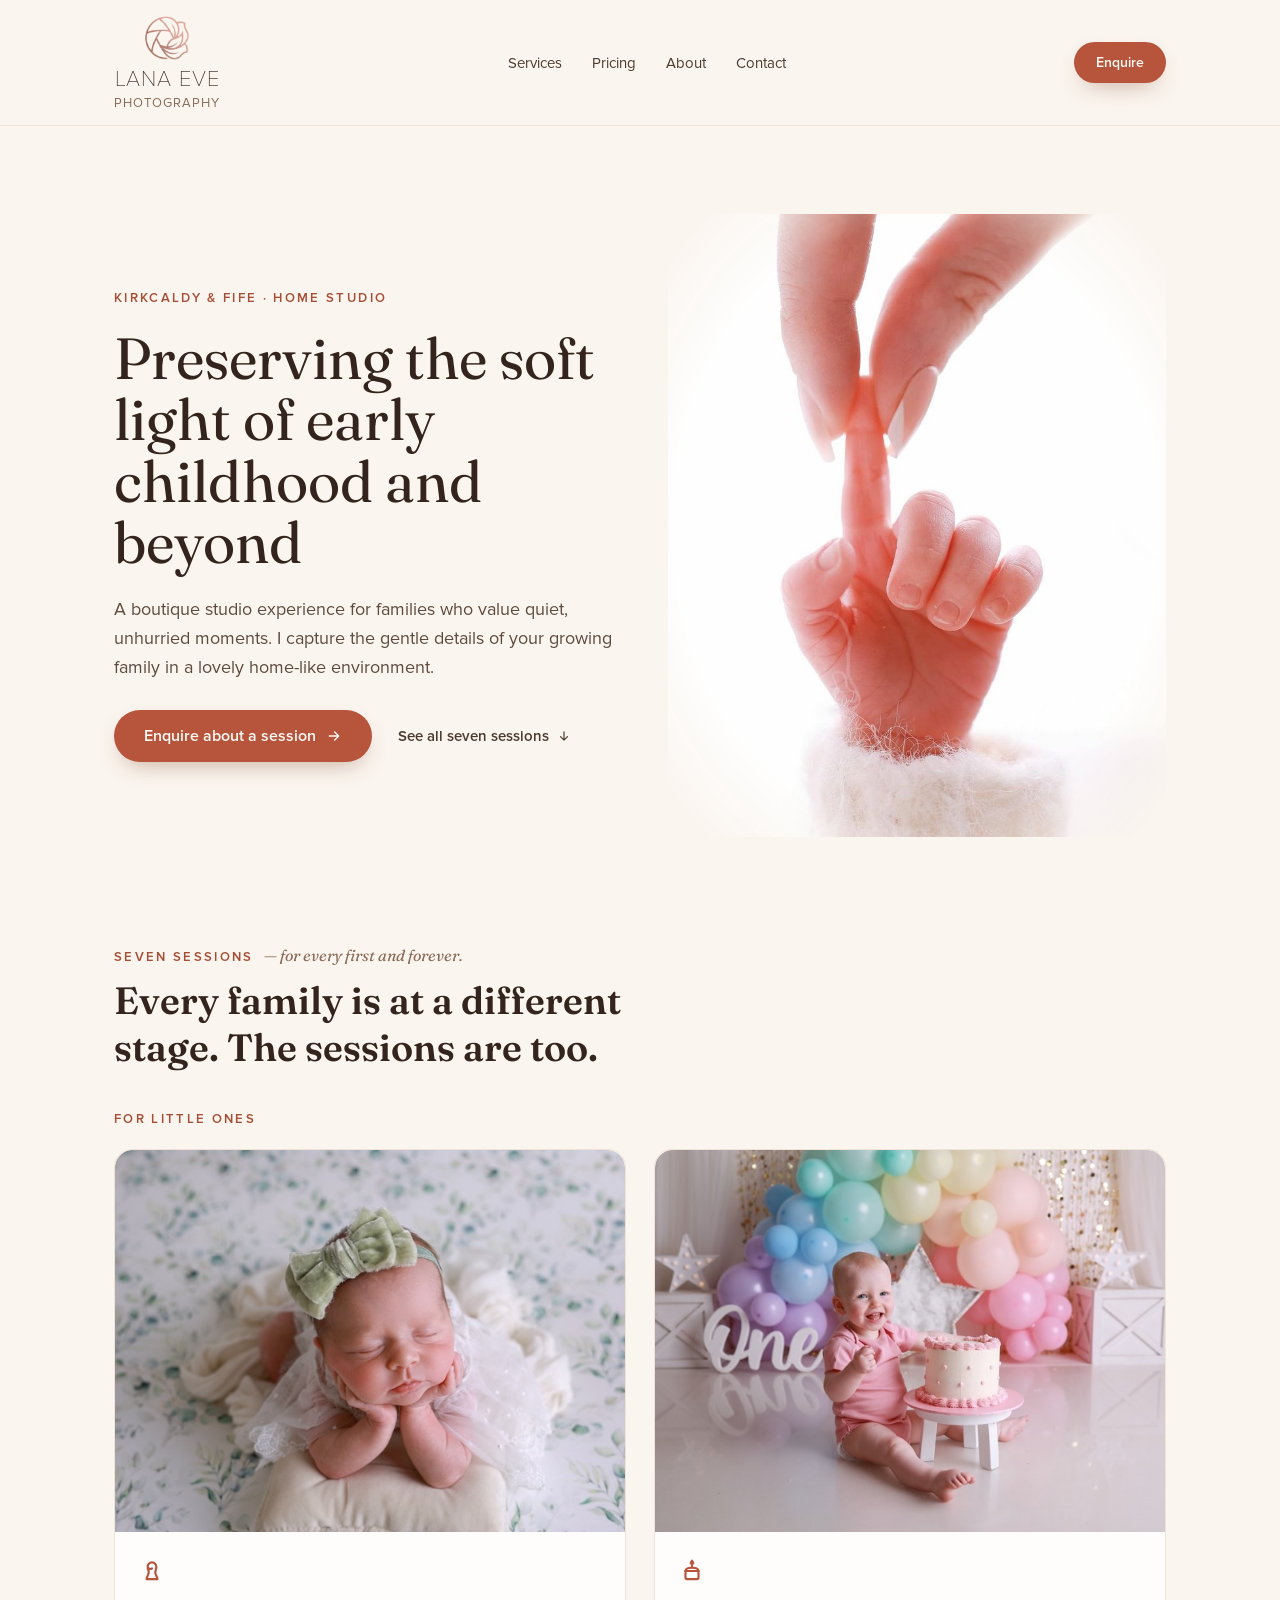
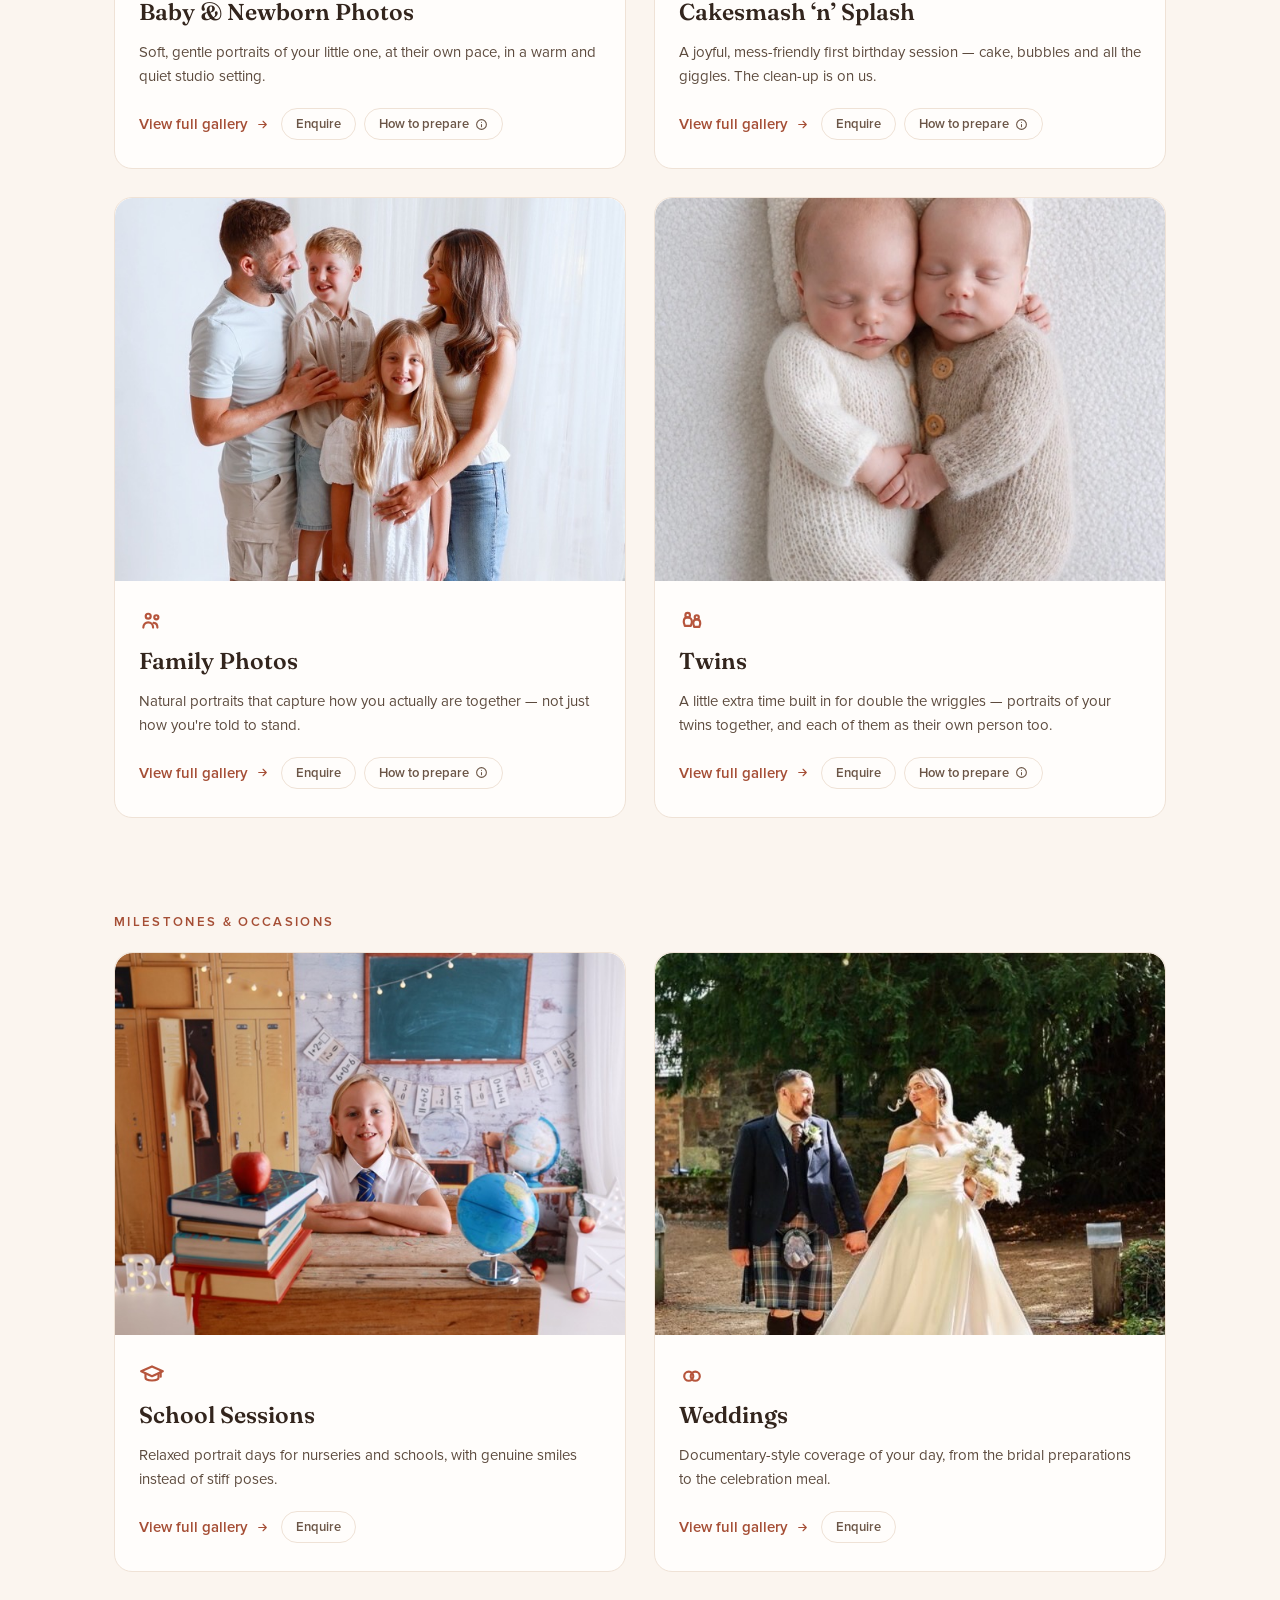
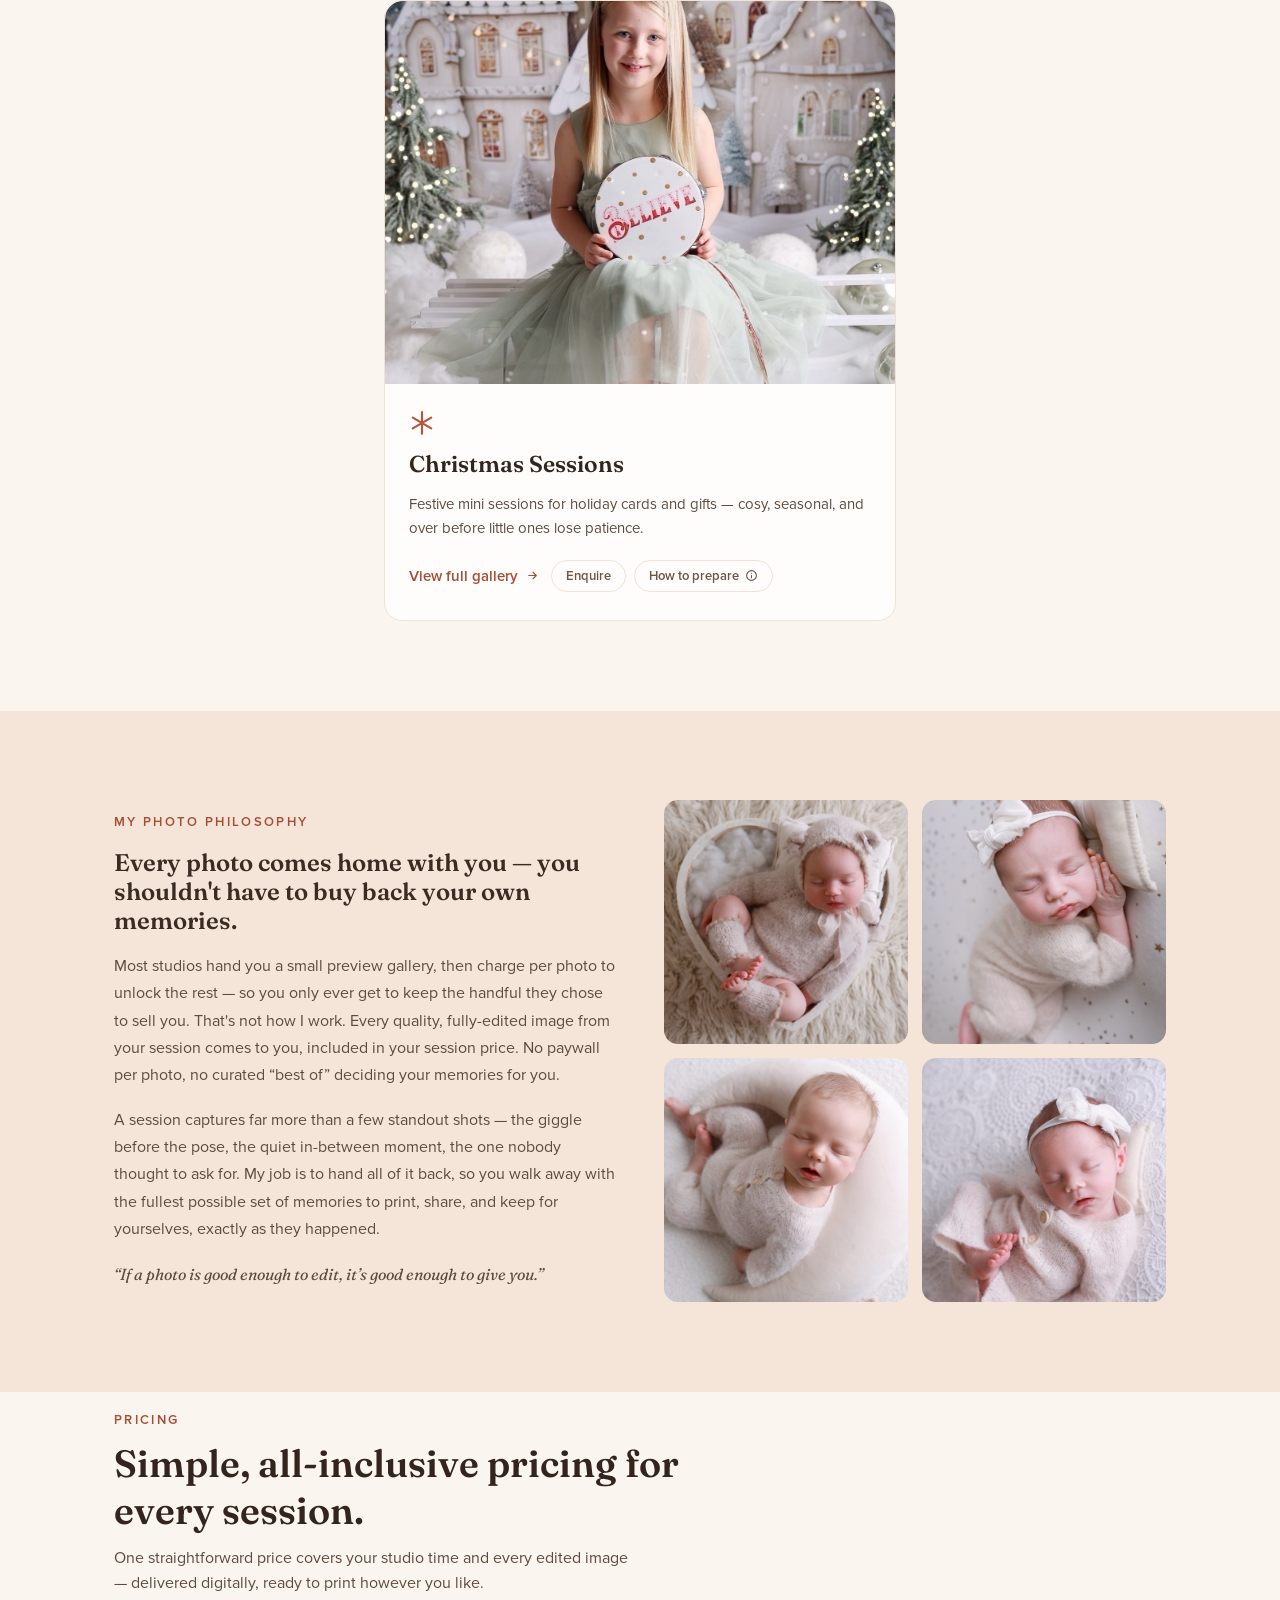
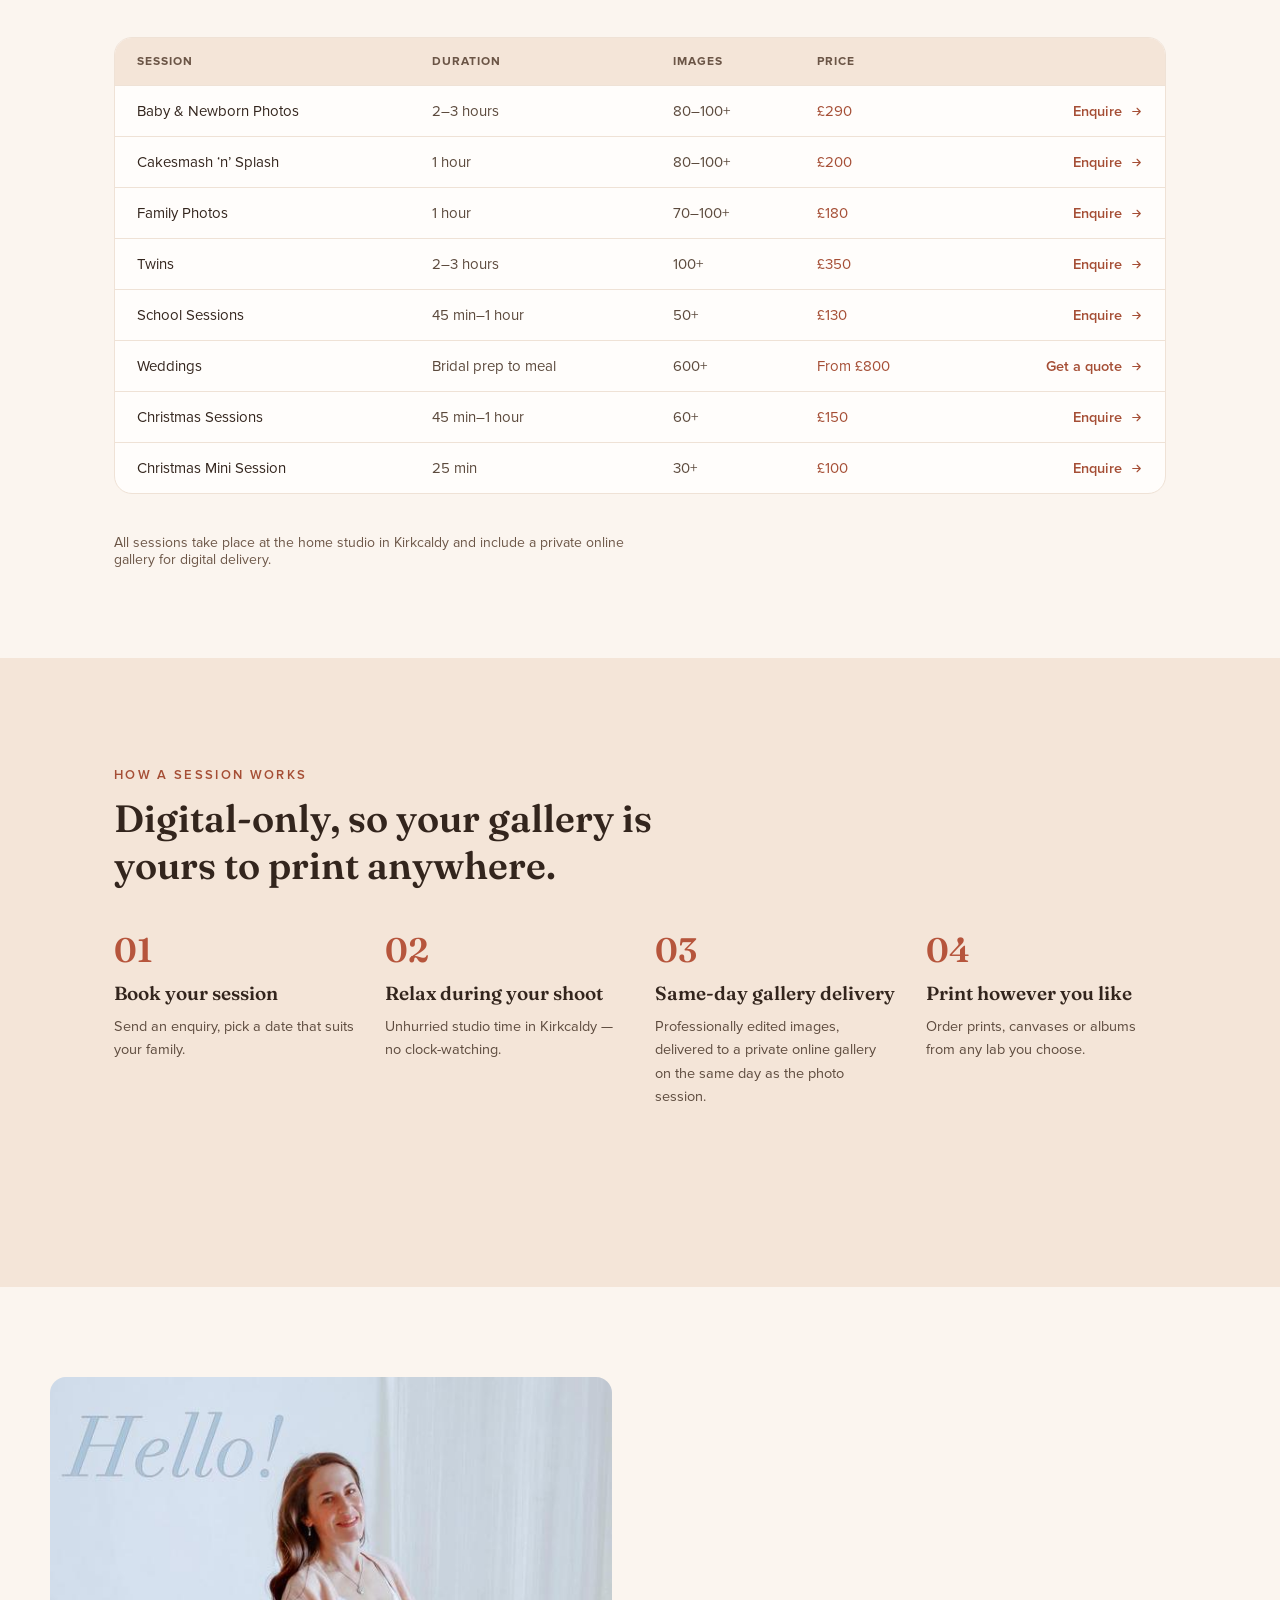
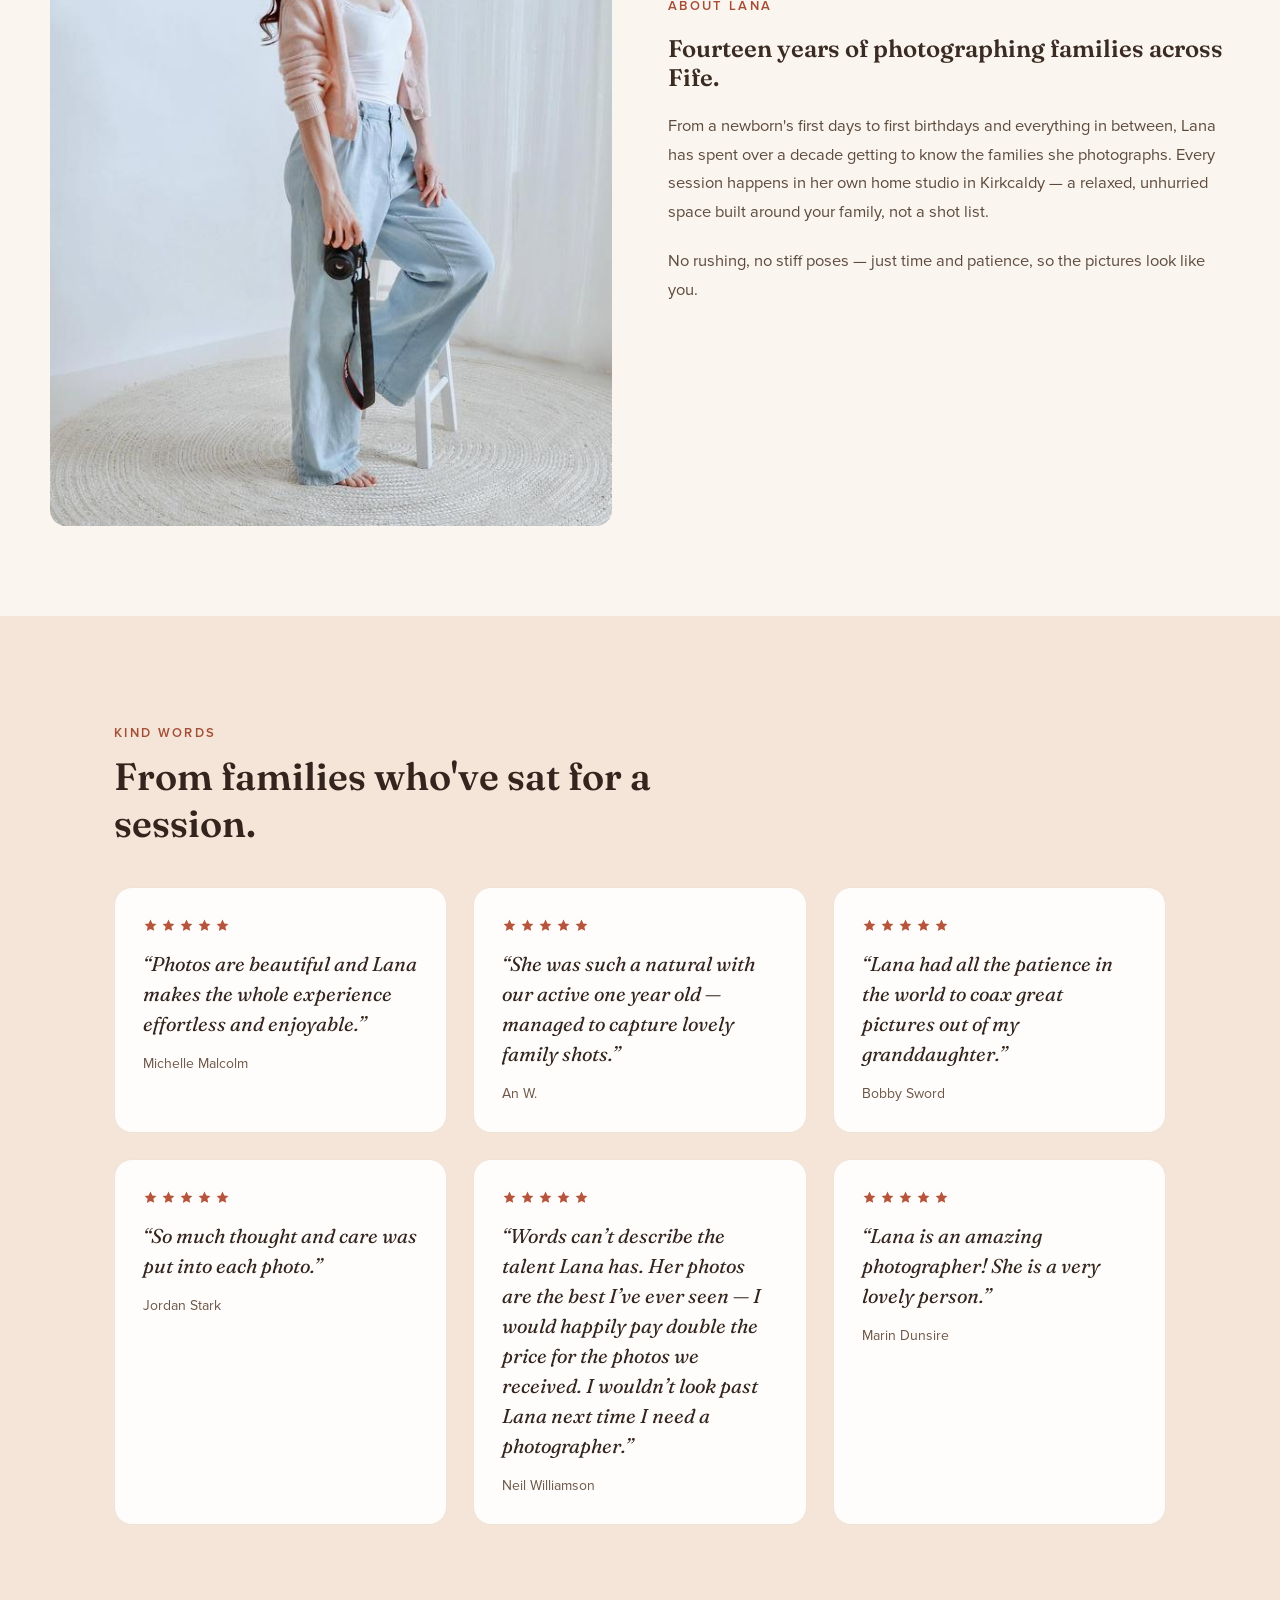
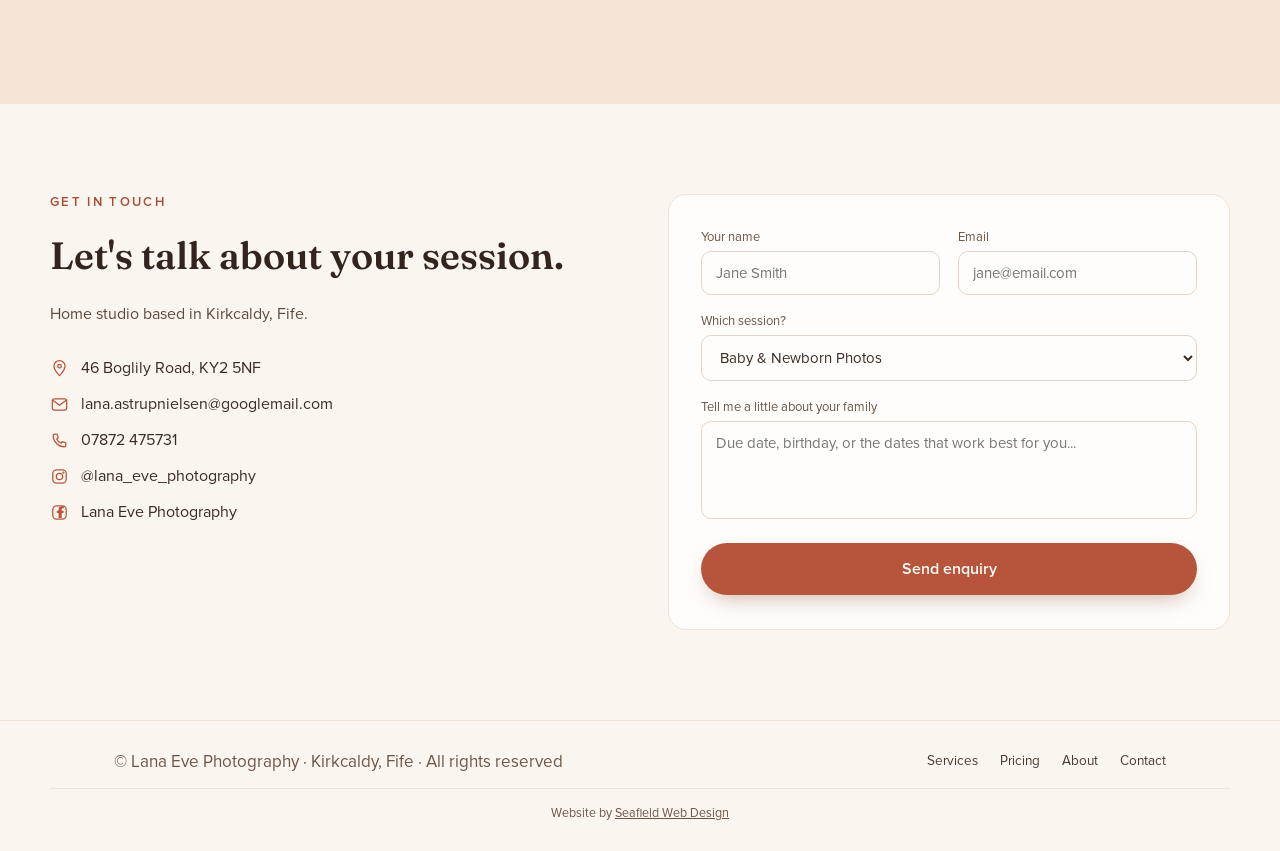
<file: index.html>
<!doctype html>
<html lang="en-GB">
<head>
<meta charset="utf-8">
<meta name="viewport" content="width=device-width, initial-scale=1">
<title>Lana Eve Photography — Baby, Family, Wedding &amp; Seasonal Sessions in Kirkcaldy, Fife</title>
<meta name="description" content="Boutique photography in Kirkcaldy, Fife. Baby &amp; newborn, Cakesmash 'n' Splash, family, twins, school, wedding and Christmas sessions with Lana Eve Photography.">
<link rel="icon" type="image/png" sizes="192x192" href="images/brand/favicon-192.png">
<link rel="icon" type="image/png" sizes="32x32" href="images/brand/favicon-32.png">
<link rel="apple-touch-icon" href="images/brand/apple-touch-icon.png">
<link rel="preconnect" href="https://fonts.googleapis.com">
<link rel="preconnect" href="https://fonts.gstatic.com" crossorigin>
<link rel="stylesheet" href="https://fonts.googleapis.com/css2?family=Fraunces:ital,opsz,wght@0,9..144,400;0,9..144,600;1,9..144,400&display=swap">
<link rel="stylesheet" href="styles.css">
<link rel="canonical" href="https://lanaevephotography.co.uk/">
<meta property="og:type" content="website">
<meta property="og:site_name" content="Lana Eve Photography">
<meta property="og:locale" content="en_GB">
<meta property="og:title" content="Lana Eve Photography — Baby, Family, Wedding &amp; Seasonal Sessions in Kirkcaldy, Fife">
<meta property="og:description" content="Boutique photography in Kirkcaldy, Fife. Baby &amp; newborn, Cakesmash 'n' Splash, family, twins, school, wedding and Christmas sessions with Lana Eve Photography.">
<meta property="og:url" content="https://lanaevephotography.co.uk/">
<meta property="og:image" content="https://lanaevephotography.co.uk/images/hero-photo.jpg">
<meta name="twitter:card" content="summary_large_image">
<meta name="twitter:title" content="Lana Eve Photography — Baby, Family, Wedding &amp; Seasonal Sessions in Kirkcaldy, Fife">
<meta name="twitter:description" content="Boutique photography in Kirkcaldy, Fife. Baby &amp; newborn, Cakesmash 'n' Splash, family, twins, school, wedding and Christmas sessions with Lana Eve Photography.">
<meta name="twitter:image" content="https://lanaevephotography.co.uk/images/hero-photo.jpg">
<script type="application/ld+json">
{
  "@context": "https://schema.org",
  "@type": "LocalBusiness",
  "@id": "https://lanaevephotography.co.uk/#business",
  "name": "Lana Eve Photography",
  "image": "https://lanaevephotography.co.uk/images/hero-photo.jpg",
  "logo": "https://lanaevephotography.co.uk/images/brand/logo-512.png",
  "url": "https://lanaevephotography.co.uk/",
  "telephone": "+447872475731",
  "email": "lana.astrupnielsen@googlemail.com",
  "priceRange": "£100-£800",
  "address": {
    "@type": "PostalAddress",
    "streetAddress": "46 Boglily Road",
    "addressLocality": "Kirkcaldy",
    "addressRegion": "Fife",
    "postalCode": "KY2 5NF",
    "addressCountry": "GB"
  },
  "areaServed": "Kirkcaldy, Fife",
  "sameAs": [
    "https://www.instagram.com/lana_eve_photography/",
    "https://www.facebook.com/LanaEvePhotography"
  ],
  "description": "Boutique home-studio photography in Kirkcaldy, Fife, offering baby & newborn, cake smash, family, twins, school, wedding, and Christmas mini sessions."
}
</script>
</head>
<body>

<!-- NAV -->
<header class="site-header">
  <div class="container nav-row">
    <a href="#top" class="logo-link logo-link-stacked">
      <img src="images/brand/logo-icon.png" width="48" height="48" alt="" style="display:block;">
      <span class="logo-text-stack">
        <span class="logo-title">Lana Eve</span>
        <span class="logo-sub2">Photography</span>
      </span>
    </a>
    <nav class="nav-links-desktop" aria-label="Primary">
      <a href="#services" class="nav-link">Services</a>
      <a href="#pricing" class="nav-link">Pricing</a>
      <a href="#about" class="nav-link">About</a>
      <a href="#contact" class="nav-link">Contact</a>
    </nav>
    <div class="nav-right">
      <a href="#contact" class="btn-primary" style="padding: 12px 22px; font-size:14px;">Enquire</a>
      <button type="button" id="nav-toggle" class="nav-toggle" aria-label="Menu" aria-expanded="false">
        <svg class="icon-menu" width="20" height="20" viewBox="0 0 24 24" fill="none" stroke="#3a2b23" stroke-width="1.8" stroke-linecap="round"><path d="M4 7h16M4 12h16M4 17h16"></path></svg>
        <svg class="icon-close" width="20" height="20" viewBox="0 0 24 24" fill="none" stroke="#3a2b23" stroke-width="1.8" stroke-linecap="round"><path d="M6 6l12 12M18 6L6 18"></path></svg>
      </button>
    </div>
  </div>
  <div id="mobile-menu" class="mobile-menu">
    <a href="#services" class="nav-link">Services</a>
    <a href="#pricing" class="nav-link">Pricing</a>
    <a href="#about" class="nav-link">About</a>
    <a href="#contact" class="nav-link" style="border-bottom:none;">Contact</a>
    <a href="#contact" class="btn-primary mobile-menu-cta">Enquire about a session</a>
  </div>
</header>

<!-- HERO -->
<div id="top" class="container hero">
  <div class="hero-copy">
    <span class="eyebrow">Kirkcaldy &amp; Fife &middot; Home Studio</span>
    <h1>Preserving the soft light of early childhood and beyond</h1>
    <p>A boutique studio experience for families who value quiet, unhurried moments. I capture the gentle details of your growing family in a lovely home-like environment.</p>
    <div class="hero-ctas">
      <a href="#contact" class="btn-primary">
        Enquire about a session
        <svg width="16" height="16" viewBox="0 0 24 24" fill="none" stroke="currentColor" stroke-width="2"><path d="M5 12h14M13 6l6 6-6 6" stroke-linecap="round" stroke-linejoin="round"></path></svg>
      </a>
      <a href="#services" class="btn-secondary" style="color:#4a3a30;">
        See all seven sessions
        <svg width="14" height="14" viewBox="0 0 24 24" fill="none" stroke="currentColor" stroke-width="2"><path d="M12 5v14M6 13l6 6 6-6" stroke-linecap="round" stroke-linejoin="round"></path></svg>
      </a>
    </div>
  </div>
  <div class="hero-photo">
    <img src="images/hero-photo.jpg" alt="Close-up of a parent's hand holding a newborn baby's tiny hand">
  </div>
</div>

<!-- SERVICES -->
<div id="services" class="container section">
  <div class="section-heading">
    <div style="display:flex; align-items:baseline; gap:10px; flex-wrap:wrap;">
      <span class="eyebrow">Seven Sessions</span>
      <span class="section-tagline">&mdash; for every first and forever.</span>
    </div>
    <h2>Every family is at a different stage. The sessions are too.</h2>
  </div>

  <div class="services-group">
    <span class="eyebrow">For Little Ones</span>
    <div class="two-col-grid">
    <div id="baby" class="card service-card">
      <a href="gallery-baby.html" class="service-card-photo">
        <img src="images/baby-card.jpg" alt="Sleeping newborn with a bow headband, from a baby photography session">
      </a>
      <div class="service-card-body">
        <svg width="26" height="26" viewBox="0 0 24 24" fill="none" stroke="#b6553c" stroke-width="1.5"><path d="M12 4c-2.5 0-4 2-4 4.5 0 2 1 3 1 4.5 0 3-2 4-2 6.5h10c0-2.5-2-3.5-2-6.5 0-1.5 1-2.5 1-4.5C16 6 14.5 4 12 4Z" stroke-linejoin="round"></path><path d="M9 9.5c1 .8 1.9.8 3 0" stroke-linecap="round"></path></svg>
        <h3>Baby &amp; Newborn Photos</h3>
        <p>Soft, gentle portraits of your little one, at their own pace, in a warm and quiet studio setting.</p>
        <div class="service-card-actions">
          <a href="gallery-baby.html" class="btn-secondary">View full gallery
            <svg width="13" height="13" viewBox="0 0 24 24" fill="none" stroke="currentColor" stroke-width="2"><path d="M5 12h14M13 6l6 6-6 6" stroke-linecap="round" stroke-linejoin="round"></path></svg>
          </a>
          <div class="service-card-pills">
            <a href="#contact" class="card-pill">Enquire</a>
            <button type="button" class="card-pill prep-info-btn" data-session="baby" data-title="Preparing for your Baby &amp; Newborn session">How to prepare
              <svg width="13" height="13" viewBox="0 0 24 24" fill="none" stroke="currentColor" stroke-width="2"><circle cx="12" cy="12" r="9"></circle><path d="M12 16v-4M12 8h.01" stroke-linecap="round"></path></svg>
            </button>
          </div>
        </div>
      </div>
    </div>
    <div id="cakesmash" class="card service-card">
      <a href="gallery-cakesmash.html" class="service-card-photo">
        <img src="images/cakesmash-card.jpg" alt="Baby laughing upside down over a first birthday cake, from a cake smash session">
      </a>
      <div class="service-card-body">
        <svg width="26" height="26" viewBox="0 0 24 24" fill="none" stroke="#b6553c" stroke-width="1.5"><path d="M6 12h12v6a1.5 1.5 0 0 1-1.5 1.5h-9A1.5 1.5 0 0 1 6 18v-6Z"></path><path d="M6 12c0-2 1.5-3 6-3s6 1 6 3" stroke-linecap="round"></path><path d="M12 9V5.5M12 5.5c-1 0-1.4-.7-1-1.4.4-.6 1-1.6 1-1.6s.6 1 1 1.6c.4.7 0 1.4-1 1.4Z" stroke-linejoin="round"></path></svg>
        <h3>Cakesmash &lsquo;n&rsquo; Splash</h3>
        <p>A joyful, mess-friendly first birthday session &mdash; cake, bubbles and all the giggles. The clean-up is on us.</p>
        <div class="service-card-actions">
          <a href="gallery-cakesmash.html" class="btn-secondary">View full gallery
            <svg width="13" height="13" viewBox="0 0 24 24" fill="none" stroke="currentColor" stroke-width="2"><path d="M5 12h14M13 6l6 6-6 6" stroke-linecap="round" stroke-linejoin="round"></path></svg>
          </a>
          <div class="service-card-pills">
            <a href="#contact" class="card-pill">Enquire</a>
            <button type="button" class="card-pill prep-info-btn" data-session="cakesmash" data-title="Preparing for your Cakesmash &lsquo;n&rsquo; Splash session">How to prepare
              <svg width="13" height="13" viewBox="0 0 24 24" fill="none" stroke="currentColor" stroke-width="2"><circle cx="12" cy="12" r="9"></circle><path d="M12 16v-4M12 8h.01" stroke-linecap="round"></path></svg>
            </button>
          </div>
        </div>
      </div>
    </div>
    <div id="family" class="card service-card">
      <a href="gallery-family.html" class="service-card-photo">
        <img src="images/family-card.jpg" alt="Family of four smiling together, from a family photography session">
      </a>
      <div class="service-card-body">
        <svg width="26" height="26" viewBox="0 0 24 24" fill="none" stroke="#b6553c" stroke-width="1.5"><circle cx="8.5" cy="8.5" r="2.3"></circle><circle cx="16" cy="9.5" r="1.9"></circle><path d="M4 19c0-2.8 2-4.8 4.5-4.8S13 16.2 13 19" stroke-linecap="round"></path><path d="M13.5 14.6c2 .1 3.5 1.9 3.5 4.4" stroke-linecap="round"></path></svg>
        <h3>Family Photos</h3>
        <p>Natural portraits that capture how you actually are together &mdash; not just how you're told to stand.</p>
        <div class="service-card-actions">
          <a href="gallery-family.html" class="btn-secondary">View full gallery
            <svg width="13" height="13" viewBox="0 0 24 24" fill="none" stroke="currentColor" stroke-width="2"><path d="M5 12h14M13 6l6 6-6 6" stroke-linecap="round" stroke-linejoin="round"></path></svg>
          </a>
          <div class="service-card-pills">
            <a href="#contact" class="card-pill">Enquire</a>
            <button type="button" class="card-pill prep-info-btn" data-session="family" data-title="Preparing for your Family session">How to prepare
              <svg width="13" height="13" viewBox="0 0 24 24" fill="none" stroke="currentColor" stroke-width="2"><circle cx="12" cy="12" r="9"></circle><path d="M12 16v-4M12 8h.01" stroke-linecap="round"></path></svg>
            </button>
          </div>
        </div>
      </div>
    </div>
    <div id="twins" class="card service-card">
      <a href="gallery-twins.html" class="service-card-photo">
        <img src="images/twins-card.jpg" alt="Twins asleep cheek to cheek, holding hands, in cream and beige knit outfits, from a twins photography session">
      </a>
      <div class="service-card-body">
        <svg width="26" height="26" viewBox="0 0 24 24" fill="none" stroke="#b6553c" stroke-width="1.5" stroke-linecap="round" stroke-linejoin="round"><circle cx="8" cy="7.5" r="2.1"></circle><path d="M8 9.6c-2.2 0-3.6 1.7-3.6 3.9 0 1.7.9 2.6.9 3.9H11c0-1.3.9-2.2.9-3.9C11.9 11.3 10.2 9.6 8 9.6Z"></path><circle cx="16.4" cy="9.5" r="1.9"></circle><path d="M16.4 11.4c-2 0-3.2 1.5-3.2 3.5 0 1.5.8 2.3.8 3.5h4.8c0-1.2.8-2 .8-3.5 0-2-1.2-3.5-3.2-3.5Z"></path></svg>
        <h3>Twins</h3>
        <p>A little extra time built in for double the wriggles &mdash; portraits of your twins together, and each of them as their own person too.</p>
        <div class="service-card-actions">
          <a href="gallery-twins.html" class="btn-secondary">View full gallery
            <svg width="13" height="13" viewBox="0 0 24 24" fill="none" stroke="currentColor" stroke-width="2"><path d="M5 12h14M13 6l6 6-6 6" stroke-linecap="round" stroke-linejoin="round"></path></svg>
          </a>
          <div class="service-card-pills">
            <a href="#contact" class="card-pill">Enquire</a>
            <button type="button" class="card-pill prep-info-btn" data-session="twins" data-title="Preparing for your Twins session">How to prepare
              <svg width="13" height="13" viewBox="0 0 24 24" fill="none" stroke="currentColor" stroke-width="2"><circle cx="12" cy="12" r="9"></circle><path d="M12 16v-4M12 8h.01" stroke-linecap="round"></path></svg>
            </button>
          </div>
        </div>
      </div>
    </div>
    </div>
  </div>

  <div class="services-group">
    <span class="eyebrow">Milestones &amp; Occasions</span>
    <div class="two-col-grid">
    <div id="school" class="card service-card">
      <a href="gallery-school.html" class="service-card-photo">
        <img src="images/school-card.jpg" alt="Girl smiling at a school desk with lockers and a globe, from a school photography session">
      </a>
      <div class="service-card-body">
        <svg width="26" height="26" viewBox="0 0 24 24" fill="none" stroke="#b6553c" stroke-width="1.5" stroke-linecap="round" stroke-linejoin="round"><path d="M12 5 2 9.5 12 14l10-4.5L12 5Z"></path><path d="M6 11.5v4c0 1.4 2.7 2.5 6 2.5s6-1.1 6-2.5v-4"></path><path d="M20 9.5v5"></path></svg>
        <h3>School Sessions</h3>
        <p>Relaxed portrait days for nurseries and schools, with genuine smiles instead of stiff poses.</p>
        <div class="service-card-actions">
          <a href="gallery-school.html" class="btn-secondary">View full gallery
            <svg width="13" height="13" viewBox="0 0 24 24" fill="none" stroke="currentColor" stroke-width="2"><path d="M5 12h14M13 6l6 6-6 6" stroke-linecap="round" stroke-linejoin="round"></path></svg>
          </a>
          <div class="service-card-pills">
            <a href="#contact" class="card-pill">Enquire</a>
          </div>
        </div>
      </div>
    </div>
    <div id="weddings" class="card service-card">
      <a href="gallery-weddings.html" class="service-card-photo">
        <img src="images/weddings-card.jpg" alt="Bride and groom holding hands and smiling at each other, walking beneath a sunlit tree, from a wedding photography session">
      </a>
      <div class="service-card-body">
        <svg width="26" height="26" viewBox="0 0 24 24" fill="none" stroke="#b6553c" stroke-width="1.5"><circle cx="9" cy="14" r="4.2"></circle><circle cx="15" cy="14" r="4.2"></circle></svg>
        <h3>Weddings</h3>
        <p>Documentary-style coverage of your day, from the bridal preparations to the celebration meal.</p>
        <div class="service-card-actions">
          <a href="gallery-weddings.html" class="btn-secondary">View full gallery
            <svg width="13" height="13" viewBox="0 0 24 24" fill="none" stroke="currentColor" stroke-width="2"><path d="M5 12h14M13 6l6 6-6 6" stroke-linecap="round" stroke-linejoin="round"></path></svg>
          </a>
          <div class="service-card-pills">
            <a href="#contact" class="card-pill">Enquire</a>
          </div>
        </div>
      </div>
    </div>
    <div id="christmas" class="card service-card">
      <a href="gallery-christmas.html" class="service-card-photo">
        <img src="images/christmas-card.jpg" alt="Girl smiling in front of a gingerbread village backdrop, holding a &ldquo;Believe&rdquo; tambourine, from a Christmas mini session">
      </a>
      <div class="service-card-body">
        <svg width="26" height="26" viewBox="0 0 24 24" fill="none" stroke="#b6553c" stroke-width="1.5" stroke-linecap="round"><path d="M12 2v20M3.5 7l17 10M20.5 7l-17 10"></path></svg>
        <h3>Christmas Sessions</h3>
        <p>Festive mini sessions for holiday cards and gifts &mdash; cosy, seasonal, and over before little ones lose patience.</p>
        <div class="service-card-actions">
          <a href="gallery-christmas.html" class="btn-secondary">View full gallery
            <svg width="13" height="13" viewBox="0 0 24 24" fill="none" stroke="currentColor" stroke-width="2"><path d="M5 12h14M13 6l6 6-6 6" stroke-linecap="round" stroke-linejoin="round"></path></svg>
          </a>
          <div class="service-card-pills">
            <a href="#contact" class="card-pill">Enquire</a>
            <button type="button" class="card-pill prep-info-btn" data-session="christmas" data-title="Preparing for your Christmas session">How to prepare
              <svg width="13" height="13" viewBox="0 0 24 24" fill="none" stroke="currentColor" stroke-width="2"><circle cx="12" cy="12" r="9"></circle><path d="M12 16v-4M12 8h.01" stroke-linecap="round"></path></svg>
            </button>
          </div>
        </div>
      </div>
    </div>
    </div>
  </div>
</div>

<!-- PHOTO PHILOSOPHY -->
<div class="tan-band">
  <div class="container philosophy-grid">
    <div class="philosophy-text">
      <span class="eyebrow">My Photo Philosophy</span>
      <h2>Every photo comes home with you &mdash; you shouldn't have to buy back your own memories.</h2>
      <p>Most studios hand you a small preview gallery, then charge per photo to unlock the rest &mdash; so you only ever get to keep the handful they chose to sell you. That's not how I work. Every quality, fully-edited image from your session comes to you, included in your session price. No paywall per photo, no curated &ldquo;best of&rdquo; deciding your memories for you.</p>
      <p>A session captures far more than a few standout shots &mdash; the giggle before the pose, the quiet in-between moment, the one nobody thought to ask for. My job is to hand all of it back, so you walk away with the fullest possible set of memories to print, share, and keep for yourselves, exactly as they happened.</p>
      <p class="philosophy-quote">&ldquo;If a photo is good enough to edit, it&rsquo;s good enough to give you.&rdquo;</p>
    </div>
    <div class="philosophy-collage">
      <img src="images/philosophy-1.jpg" alt="Newborn asleep in a heart-shaped basket, one of many photos delivered from a single baby session">
      <img src="images/philosophy-2.jpg" alt="Newborn asleep with hand resting near cheek, from the same session">
      <img src="images/philosophy-3.jpg" alt="Newborn asleep on a crescent moon cushion, from the same session">
      <img src="images/philosophy-4.jpg" alt="Newborn asleep on a lace blanket, from the same session">
    </div>
  </div>
</div>

<!-- PRICING -->
<div id="pricing" class="container section">
  <div class="section-heading">
    <span class="eyebrow">Pricing</span>
    <h2>Simple, all-inclusive pricing for every session.</h2>
    <p class="section-lede">One straightforward price covers your studio time and every edited image &mdash; delivered digitally, ready to print however you like.</p>
  </div>

  <div class="pricing-table-wrap card">
    <table class="pricing-table">
      <thead>
        <tr>
          <th scope="col">Session</th>
          <th scope="col">Duration</th>
          <th scope="col">Images</th>
          <th scope="col">Price</th>
          <th scope="col"><span class="sr-only">Enquire</span></th>
        </tr>
      </thead>
      <tbody>
        <tr>
          <td data-label="Session" class="session-name">Baby &amp; Newborn Photos</td>
          <td data-label="Duration">2&ndash;3 hours</td>
          <td data-label="Images">80&ndash;100+</td>
          <td data-label="Price" class="price">&pound;290</td>
          <td data-label="" class="cta"><a href="#contact" class="btn-secondary">Enquire
            <svg width="13" height="13" viewBox="0 0 24 24" fill="none" stroke="currentColor" stroke-width="2"><path d="M5 12h14M13 6l6 6-6 6" stroke-linecap="round" stroke-linejoin="round"></path></svg>
          </a></td>
        </tr>
        <tr>
          <td data-label="Session" class="session-name">Cakesmash &lsquo;n&rsquo; Splash</td>
          <td data-label="Duration">1 hour</td>
          <td data-label="Images">80&ndash;100+</td>
          <td data-label="Price" class="price">&pound;200</td>
          <td data-label="" class="cta"><a href="#contact" class="btn-secondary">Enquire
            <svg width="13" height="13" viewBox="0 0 24 24" fill="none" stroke="currentColor" stroke-width="2"><path d="M5 12h14M13 6l6 6-6 6" stroke-linecap="round" stroke-linejoin="round"></path></svg>
          </a></td>
        </tr>
        <tr>
          <td data-label="Session" class="session-name">Family Photos</td>
          <td data-label="Duration">1 hour</td>
          <td data-label="Images">70&ndash;100+</td>
          <td data-label="Price" class="price">&pound;180</td>
          <td data-label="" class="cta"><a href="#contact" class="btn-secondary">Enquire
            <svg width="13" height="13" viewBox="0 0 24 24" fill="none" stroke="currentColor" stroke-width="2"><path d="M5 12h14M13 6l6 6-6 6" stroke-linecap="round" stroke-linejoin="round"></path></svg>
          </a></td>
        </tr>
        <tr>
          <td data-label="Session" class="session-name">Twins</td>
          <td data-label="Duration">2&ndash;3 hours</td>
          <td data-label="Images">100+</td>
          <td data-label="Price" class="price">&pound;350</td>
          <td data-label="" class="cta"><a href="#contact" class="btn-secondary">Enquire
            <svg width="13" height="13" viewBox="0 0 24 24" fill="none" stroke="currentColor" stroke-width="2"><path d="M5 12h14M13 6l6 6-6 6" stroke-linecap="round" stroke-linejoin="round"></path></svg>
          </a></td>
        </tr>
        <tr>
          <td data-label="Session" class="session-name">School Sessions</td>
          <td data-label="Duration">45 min&ndash;1 hour</td>
          <td data-label="Images">50+</td>
          <td data-label="Price" class="price">&pound;130</td>
          <td data-label="" class="cta"><a href="#contact" class="btn-secondary">Enquire
            <svg width="13" height="13" viewBox="0 0 24 24" fill="none" stroke="currentColor" stroke-width="2"><path d="M5 12h14M13 6l6 6-6 6" stroke-linecap="round" stroke-linejoin="round"></path></svg>
          </a></td>
        </tr>
        <tr>
          <td data-label="Session" class="session-name">Weddings</td>
          <td data-label="Duration">Bridal prep to meal</td>
          <td data-label="Images">600+</td>
          <td data-label="Price" class="price">From &pound;800</td>
          <td data-label="" class="cta"><a href="#contact" class="btn-secondary">Get a quote
            <svg width="13" height="13" viewBox="0 0 24 24" fill="none" stroke="currentColor" stroke-width="2"><path d="M5 12h14M13 6l6 6-6 6" stroke-linecap="round" stroke-linejoin="round"></path></svg>
          </a></td>
        </tr>
        <tr>
          <td data-label="Session" class="session-name">Christmas Sessions</td>
          <td data-label="Duration">45 min&ndash;1 hour</td>
          <td data-label="Images">60+</td>
          <td data-label="Price" class="price">&pound;150</td>
          <td data-label="" class="cta"><a href="#contact" class="btn-secondary">Enquire
            <svg width="13" height="13" viewBox="0 0 24 24" fill="none" stroke="currentColor" stroke-width="2"><path d="M5 12h14M13 6l6 6-6 6" stroke-linecap="round" stroke-linejoin="round"></path></svg>
          </a></td>
        </tr>
        <tr>
          <td data-label="Session" class="session-name">Christmas Mini Session</td>
          <td data-label="Duration">25 min</td>
          <td data-label="Images">30+</td>
          <td data-label="Price" class="price">&pound;100</td>
          <td data-label="" class="cta"><a href="#contact" class="btn-secondary">Enquire
            <svg width="13" height="13" viewBox="0 0 24 24" fill="none" stroke="currentColor" stroke-width="2"><path d="M5 12h14M13 6l6 6-6 6" stroke-linecap="round" stroke-linejoin="round"></path></svg>
          </a></td>
        </tr>
      </tbody>
    </table>
  </div>
  <p class="pricing-note">All sessions take place at the home studio in Kirkcaldy and include a private online gallery for digital delivery.</p>
</div>

<!-- HOW IT WORKS -->
<div class="tan-band">
  <div class="container section">
    <div class="section-heading">
      <span class="eyebrow">How A Session Works</span>
      <h2>Digital-only, so your gallery is yours to print anywhere.</h2>
    </div>
    <div class="four-col-grid">
      <div class="step">
        <span class="step-num">01</span>
        <h3>Book your session</h3>
        <p>Send an enquiry, pick a date that suits your family.</p>
      </div>
      <div class="step">
        <span class="step-num">02</span>
        <h3>Relax during your shoot</h3>
        <p>Unhurried studio time in Kirkcaldy &mdash; no clock-watching.</p>
      </div>
      <div class="step">
        <span class="step-num">03</span>
        <h3>Same-day gallery delivery</h3>
        <p>Professionally edited images, delivered to a private online gallery on the same day as the photo session.</p>
      </div>
      <div class="step">
        <span class="step-num">04</span>
        <h3>Print however you like</h3>
        <p>Order prints, canvases or albums from any lab you choose.</p>
      </div>
    </div>
  </div>
</div>

<!-- ABOUT -->
<div id="about" class="container about-grid">
  <div class="about-photo">
    <img src="images/about-lana.jpg" alt="Lana, photographer at Lana Eve Photography, holding her camera">
  </div>
  <div class="about-copy">
    <span class="eyebrow">About Lana</span>
    <h2>Fourteen years of photographing families across Fife.</h2>
    <p>From a newborn's first days to first birthdays and everything in between, Lana has spent over a decade getting to know the families she photographs. Every session happens in her own home studio in Kirkcaldy &mdash; a relaxed, unhurried space built around your family, not a shot list.</p>
    <p>No rushing, no stiff poses &mdash; just time and patience, so the pictures look like you.</p>
  </div>
</div>

<!-- TESTIMONIALS -->
<div class="tan-band">
  <div class="container section">
    <div class="section-heading">
      <span class="eyebrow">Kind Words</span>
      <h2>From families who've sat for a session.</h2>
    </div>
    <div class="testimonial-grid">

      <div class="card testimonial-card">
        <div class="star-row" style="display:flex; gap:3px;">
          <svg width="15" height="15" viewBox="0 0 24 24" fill="#b6553c"><path d="M12 2.5l2.9 6.1 6.6.8-4.9 4.5 1.3 6.6L12 17.6l-5.9 3.1 1.3-6.6-4.9-4.5 6.6-.8L12 2.5z"></path></svg>
          <svg width="15" height="15" viewBox="0 0 24 24" fill="#b6553c"><path d="M12 2.5l2.9 6.1 6.6.8-4.9 4.5 1.3 6.6L12 17.6l-5.9 3.1 1.3-6.6-4.9-4.5 6.6-.8L12 2.5z"></path></svg>
          <svg width="15" height="15" viewBox="0 0 24 24" fill="#b6553c"><path d="M12 2.5l2.9 6.1 6.6.8-4.9 4.5 1.3 6.6L12 17.6l-5.9 3.1 1.3-6.6-4.9-4.5 6.6-.8L12 2.5z"></path></svg>
          <svg width="15" height="15" viewBox="0 0 24 24" fill="#b6553c"><path d="M12 2.5l2.9 6.1 6.6.8-4.9 4.5 1.3 6.6L12 17.6l-5.9 3.1 1.3-6.6-4.9-4.5 6.6-.8L12 2.5z"></path></svg>
          <svg width="15" height="15" viewBox="0 0 24 24" fill="#b6553c"><path d="M12 2.5l2.9 6.1 6.6.8-4.9 4.5 1.3 6.6L12 17.6l-5.9 3.1 1.3-6.6-4.9-4.5 6.6-.8L12 2.5z"></path></svg>
        </div>
        <p>&ldquo;Photos are beautiful and Lana makes the whole experience effortless and enjoyable.&rdquo;</p>
        <span>Michelle Malcolm</span>
      </div>

      <div class="card testimonial-card">
        <div class="star-row" style="display:flex; gap:3px;">
          <svg width="15" height="15" viewBox="0 0 24 24" fill="#b6553c"><path d="M12 2.5l2.9 6.1 6.6.8-4.9 4.5 1.3 6.6L12 17.6l-5.9 3.1 1.3-6.6-4.9-4.5 6.6-.8L12 2.5z"></path></svg>
          <svg width="15" height="15" viewBox="0 0 24 24" fill="#b6553c"><path d="M12 2.5l2.9 6.1 6.6.8-4.9 4.5 1.3 6.6L12 17.6l-5.9 3.1 1.3-6.6-4.9-4.5 6.6-.8L12 2.5z"></path></svg>
          <svg width="15" height="15" viewBox="0 0 24 24" fill="#b6553c"><path d="M12 2.5l2.9 6.1 6.6.8-4.9 4.5 1.3 6.6L12 17.6l-5.9 3.1 1.3-6.6-4.9-4.5 6.6-.8L12 2.5z"></path></svg>
          <svg width="15" height="15" viewBox="0 0 24 24" fill="#b6553c"><path d="M12 2.5l2.9 6.1 6.6.8-4.9 4.5 1.3 6.6L12 17.6l-5.9 3.1 1.3-6.6-4.9-4.5 6.6-.8L12 2.5z"></path></svg>
          <svg width="15" height="15" viewBox="0 0 24 24" fill="#b6553c"><path d="M12 2.5l2.9 6.1 6.6.8-4.9 4.5 1.3 6.6L12 17.6l-5.9 3.1 1.3-6.6-4.9-4.5 6.6-.8L12 2.5z"></path></svg>
        </div>
        <p>&ldquo;She was such a natural with our active one year old &mdash; managed to capture lovely family shots.&rdquo;</p>
        <span>An W.</span>
      </div>

      <div class="card testimonial-card">
        <div class="star-row" style="display:flex; gap:3px;">
          <svg width="15" height="15" viewBox="0 0 24 24" fill="#b6553c"><path d="M12 2.5l2.9 6.1 6.6.8-4.9 4.5 1.3 6.6L12 17.6l-5.9 3.1 1.3-6.6-4.9-4.5 6.6-.8L12 2.5z"></path></svg>
          <svg width="15" height="15" viewBox="0 0 24 24" fill="#b6553c"><path d="M12 2.5l2.9 6.1 6.6.8-4.9 4.5 1.3 6.6L12 17.6l-5.9 3.1 1.3-6.6-4.9-4.5 6.6-.8L12 2.5z"></path></svg>
          <svg width="15" height="15" viewBox="0 0 24 24" fill="#b6553c"><path d="M12 2.5l2.9 6.1 6.6.8-4.9 4.5 1.3 6.6L12 17.6l-5.9 3.1 1.3-6.6-4.9-4.5 6.6-.8L12 2.5z"></path></svg>
          <svg width="15" height="15" viewBox="0 0 24 24" fill="#b6553c"><path d="M12 2.5l2.9 6.1 6.6.8-4.9 4.5 1.3 6.6L12 17.6l-5.9 3.1 1.3-6.6-4.9-4.5 6.6-.8L12 2.5z"></path></svg>
          <svg width="15" height="15" viewBox="0 0 24 24" fill="#b6553c"><path d="M12 2.5l2.9 6.1 6.6.8-4.9 4.5 1.3 6.6L12 17.6l-5.9 3.1 1.3-6.6-4.9-4.5 6.6-.8L12 2.5z"></path></svg>
        </div>
        <p>&ldquo;Lana had all the patience in the world to coax great pictures out of my granddaughter.&rdquo;</p>
        <span>Bobby Sword</span>
      </div>

      <div class="card testimonial-card">
        <div class="star-row" style="display:flex; gap:3px;">
          <svg width="15" height="15" viewBox="0 0 24 24" fill="#b6553c"><path d="M12 2.5l2.9 6.1 6.6.8-4.9 4.5 1.3 6.6L12 17.6l-5.9 3.1 1.3-6.6-4.9-4.5 6.6-.8L12 2.5z"></path></svg>
          <svg width="15" height="15" viewBox="0 0 24 24" fill="#b6553c"><path d="M12 2.5l2.9 6.1 6.6.8-4.9 4.5 1.3 6.6L12 17.6l-5.9 3.1 1.3-6.6-4.9-4.5 6.6-.8L12 2.5z"></path></svg>
          <svg width="15" height="15" viewBox="0 0 24 24" fill="#b6553c"><path d="M12 2.5l2.9 6.1 6.6.8-4.9 4.5 1.3 6.6L12 17.6l-5.9 3.1 1.3-6.6-4.9-4.5 6.6-.8L12 2.5z"></path></svg>
          <svg width="15" height="15" viewBox="0 0 24 24" fill="#b6553c"><path d="M12 2.5l2.9 6.1 6.6.8-4.9 4.5 1.3 6.6L12 17.6l-5.9 3.1 1.3-6.6-4.9-4.5 6.6-.8L12 2.5z"></path></svg>
          <svg width="15" height="15" viewBox="0 0 24 24" fill="#b6553c"><path d="M12 2.5l2.9 6.1 6.6.8-4.9 4.5 1.3 6.6L12 17.6l-5.9 3.1 1.3-6.6-4.9-4.5 6.6-.8L12 2.5z"></path></svg>
        </div>
        <p>&ldquo;So much thought and care was put into each photo.&rdquo;</p>
        <span>Jordan Stark</span>
      </div>

      <div class="card testimonial-card">
        <div class="star-row" style="display:flex; gap:3px;">
          <svg width="15" height="15" viewBox="0 0 24 24" fill="#b6553c"><path d="M12 2.5l2.9 6.1 6.6.8-4.9 4.5 1.3 6.6L12 17.6l-5.9 3.1 1.3-6.6-4.9-4.5 6.6-.8L12 2.5z"></path></svg>
          <svg width="15" height="15" viewBox="0 0 24 24" fill="#b6553c"><path d="M12 2.5l2.9 6.1 6.6.8-4.9 4.5 1.3 6.6L12 17.6l-5.9 3.1 1.3-6.6-4.9-4.5 6.6-.8L12 2.5z"></path></svg>
          <svg width="15" height="15" viewBox="0 0 24 24" fill="#b6553c"><path d="M12 2.5l2.9 6.1 6.6.8-4.9 4.5 1.3 6.6L12 17.6l-5.9 3.1 1.3-6.6-4.9-4.5 6.6-.8L12 2.5z"></path></svg>
          <svg width="15" height="15" viewBox="0 0 24 24" fill="#b6553c"><path d="M12 2.5l2.9 6.1 6.6.8-4.9 4.5 1.3 6.6L12 17.6l-5.9 3.1 1.3-6.6-4.9-4.5 6.6-.8L12 2.5z"></path></svg>
          <svg width="15" height="15" viewBox="0 0 24 24" fill="#b6553c"><path d="M12 2.5l2.9 6.1 6.6.8-4.9 4.5 1.3 6.6L12 17.6l-5.9 3.1 1.3-6.6-4.9-4.5 6.6-.8L12 2.5z"></path></svg>
        </div>
        <p>&ldquo;Words can&rsquo;t describe the talent Lana has. Her photos are the best I&rsquo;ve ever seen &mdash; I would happily pay double the price for the photos we received. I wouldn&rsquo;t look past Lana next time I need a photographer.&rdquo;</p>
        <span>Neil Williamson</span>
      </div>

      <div class="card testimonial-card">
        <div class="star-row" style="display:flex; gap:3px;">
          <svg width="15" height="15" viewBox="0 0 24 24" fill="#b6553c"><path d="M12 2.5l2.9 6.1 6.6.8-4.9 4.5 1.3 6.6L12 17.6l-5.9 3.1 1.3-6.6-4.9-4.5 6.6-.8L12 2.5z"></path></svg>
          <svg width="15" height="15" viewBox="0 0 24 24" fill="#b6553c"><path d="M12 2.5l2.9 6.1 6.6.8-4.9 4.5 1.3 6.6L12 17.6l-5.9 3.1 1.3-6.6-4.9-4.5 6.6-.8L12 2.5z"></path></svg>
          <svg width="15" height="15" viewBox="0 0 24 24" fill="#b6553c"><path d="M12 2.5l2.9 6.1 6.6.8-4.9 4.5 1.3 6.6L12 17.6l-5.9 3.1 1.3-6.6-4.9-4.5 6.6-.8L12 2.5z"></path></svg>
          <svg width="15" height="15" viewBox="0 0 24 24" fill="#b6553c"><path d="M12 2.5l2.9 6.1 6.6.8-4.9 4.5 1.3 6.6L12 17.6l-5.9 3.1 1.3-6.6-4.9-4.5 6.6-.8L12 2.5z"></path></svg>
          <svg width="15" height="15" viewBox="0 0 24 24" fill="#b6553c"><path d="M12 2.5l2.9 6.1 6.6.8-4.9 4.5 1.3 6.6L12 17.6l-5.9 3.1 1.3-6.6-4.9-4.5 6.6-.8L12 2.5z"></path></svg>
        </div>
        <p>&ldquo;Lana is an amazing photographer! She is a very lovely person.&rdquo;</p>
        <span>Marin Dunsire</span>
      </div>

    </div>
  </div>
</div>

<!-- CONTACT -->
<div id="contact" class="container contact-grid">
  <div class="contact-copy">
    <span class="eyebrow">Get In Touch</span>
    <h2>Let's talk about your session.</h2>
    <p>Home studio based in Kirkcaldy, Fife.</p>

    <div class="contact-links">
      <a href="https://www.google.com/maps/search/?api=1&amp;query=46+Boglily+Road%2C+KY2+5NF" target="_blank" rel="noopener">
        <svg width="19" height="19" viewBox="0 0 24 24" fill="none" stroke="#b6553c" stroke-width="1.6"><path d="M12 21s7-7.5 7-12a7 7 0 1 0-14 0c0 4.5 7 12 7 12Z" stroke-linejoin="round"></path><circle cx="12" cy="9" r="2.3"></circle></svg>
        46 Boglily Road, KY2 5NF
      </a>
      <a href="mailto:lana.astrupnielsen@googlemail.com">
        <svg width="19" height="19" viewBox="0 0 24 24" fill="none" stroke="#b6553c" stroke-width="1.6"><rect x="3" y="5" width="18" height="14" rx="2.5"></rect><path d="m4 7 8 6 8-6" stroke-linecap="round" stroke-linejoin="round"></path></svg>
        lana.astrupnielsen@googlemail.com
      </a>
      <a href="tel:07872475731">
        <svg width="19" height="19" viewBox="0 0 24 24" fill="none" stroke="#b6553c" stroke-width="1.6"><path d="M6 4h3l1.5 4.5L8.5 10a11 11 0 0 0 5.5 5.5l1.5-2L20 15v3a2 2 0 0 1-2 2C10.8 20 4 13.2 4 6a2 2 0 0 1 2-2Z" stroke-linejoin="round"></path></svg>
        07872 475731
      </a>
      <a href="https://www.instagram.com/lana_eve_photography/" target="_blank" rel="noopener">
        <svg width="19" height="19" viewBox="0 0 24 24" fill="none" stroke="#b6553c" stroke-width="1.6"><rect x="3.5" y="3.5" width="17" height="17" rx="5"></rect><circle cx="12" cy="12" r="4"></circle><circle cx="17" cy="7" r="0.6" fill="#b6553c"></circle></svg>
        @lana_eve_photography
      </a>
      <a href="https://www.facebook.com/LanaEvePhotography" target="_blank" rel="noopener">
        <svg width="19" height="19" viewBox="0 0 24 24" fill="none" stroke="#b6553c" stroke-width="1.6"><rect x="3.5" y="3.5" width="17" height="17" rx="5"></rect><path d="M14.8 19v-6.5H17l.4-2.8h-2.6V8c0-.8.2-1.3 1.3-1.3h1.4V4.1c-.3 0-1.3-.1-2.5-.1-2.5 0-4.2 1.5-4.2 4.3v1.4H8.5v2.8h2.3V19" fill="#b6553c" stroke="none"></path></svg>
        Lana Eve Photography
      </a>
    </div>
  </div>

  <form class="card contact-form" id="contact-form" action="https://formspree.io/f/xgavdqzd" method="POST">
    <input type="hidden" name="subject" value="New enquiry from the Lana Eve Photography website">
    <input type="text" name="_gotcha" style="position:absolute; left:-9999px;" tabindex="-1" autocomplete="off" aria-hidden="true">
    <div class="contact-form-row">
      <div class="field">
        <label for="name">Your name</label>
        <input type="text" id="name" name="name" placeholder="Jane Smith" required>
      </div>
      <div class="field">
        <label for="email">Email</label>
        <input type="email" id="email" name="email" placeholder="jane@email.com" required>
      </div>
    </div>
    <div class="field">
      <label for="session">Which session?</label>
      <select id="session" name="session">
        <option>Baby &amp; Newborn Photos</option>
        <option>Cakesmash 'n' Splash</option>
        <option>Family Photos</option>
        <option>Twins</option>
        <option>School Sessions</option>
        <option>Weddings</option>
        <option>Christmas Sessions</option>
        <option>Christmas Mini Session</option>
      </select>
    </div>
    <div class="field">
      <label for="message">Tell me a little about your family</label>
      <textarea id="message" name="message" rows="4" placeholder="Due date, birthday, or the dates that work best for you..."></textarea>
    </div>
    <button type="submit" class="btn-primary" style="justify-content:center; margin-top:6px;">Send enquiry</button>
    <p class="contact-form-error" id="contact-form-error">Something went wrong sending your message — please try again, or email me directly at <a href="mailto:lana.astrupnielsen@googlemail.com">lana.astrupnielsen@googlemail.com</a>.</p>
  </form>
  <div class="card contact-form-success" id="contact-form-success">
    <svg width="30" height="30" viewBox="0 0 24 24" fill="none" stroke="#b6553c" stroke-width="1.6" stroke-linecap="round" stroke-linejoin="round"><circle cx="12" cy="12" r="9"></circle><path d="M8.5 12.3l2.4 2.4L15.8 9.6"></path></svg>
    <h3>Thanks — your message is on its way</h3>
    <p>I'll get back to you soon.</p>
  </div>
</div>

<!-- FOOTER -->
<footer class="site-footer">
  <div class="container footer-row">
    <span class="footer-copy">&copy; Lana Eve Photography &middot; Kirkcaldy, Fife &middot; All rights reserved</span>
    <div class="footer-links">
      <a href="#services" class="nav-link" style="font-size:13.5px;">Services</a>
      <a href="#pricing" class="nav-link" style="font-size:13.5px;">Pricing</a>
      <a href="#about" class="nav-link" style="font-size:13.5px;">About</a>
      <a href="#contact" class="nav-link" style="font-size:13.5px;">Contact</a>
    </div>
  </div>
  <div class="container footer-credit">
    Website by <a href="https://seafieldwebdesign.co.uk" target="_blank" rel="noopener">Seafield Web Design</a>
  </div>
</footer>

<!-- SESSION PREP INFO MODAL — one shared dialog, content per session lives in
     the <template> blocks below and is cloned in by script.js -->
<dialog id="prep-modal" class="prep-modal">
  <div class="prep-modal-inner">
    <button type="button" class="prep-modal-close" aria-label="Close">
      <svg width="16" height="16" viewBox="0 0 24 24" fill="none" stroke="currentColor" stroke-width="2" stroke-linecap="round"><path d="M6 6l12 12M18 6L6 18"></path></svg>
    </button>
    <h3 id="prep-modal-title"></h3>
    <div id="prep-modal-body"></div>
  </div>
</dialog>

<template id="prep-cakesmash">
  <p>The only thing you'll need to bring along is the cake &mdash; everything else, backdrops included, is provided.</p>
  <p>Have a browse of my Instagram or Facebook and pick two of your favourite backdrop setups. Send me screenshots of your choices a week or two before your session so everything's ready for you when you arrive.</p>
  <p>On the day, we'll start with family portraits, then some clean, classic photos of your little one (siblings are welcome to join in), before the fun cake smash and a splash to finish in the mini bathtub.</p>
</template>

<template id="prep-baby">
  <p>You're welcome to bring along any of your own props or outfits, though I already have most of what we'll need here in the studio.</p>
  <p>For the smoothest session, try to have baby arrive ready for a good nap, with a top-up feed on arrival to help them settle. The studio is kept warm to keep baby comfortable and sleepy, so it's worth wearing something light yourself.</p>
  <p>Because newborn sessions are best booked around your due date, I usually hold two provisional dates for you &mdash; one around 40 weeks and another around 42 weeks &mdash; to keep things flexible if baby arrives early or late.</p>
</template>

<template id="prep-family">
  <p>Your session includes a mix of fun, colourful backdrops for the children, plus a classic plain backdrop for beautiful family portraits &mdash; so you get some real variety in your gallery.</p>
  <p>If you'd rather be outdoors, just let me know &mdash; I'm right next to Beveridge Park in Kirkcaldy, with easy access to the beach, forest, open fields and beautifully kept grounds, so there's no shortage of natural backdrops to choose from.</p>
</template>

<template id="prep-twins">
  <p>You're welcome to bring along your own outfits or props if you like, though I have almost everything we'll need here in the studio.</p>
  <p>For the best results, I usually ask that both babies arrive ready for a good sleep, with a top-up feed on arrival to help them settle. The studio is kept warm to help them stay sleepy, so it's worth wearing something light yourself.</p>
  <p>As with all newborn sessions, I usually schedule two provisional dates &mdash; one after 40 weeks and another after 42 weeks &mdash; to keep things flexible around your due date.</p>
</template>

<template id="prep-christmas">
  <p>This year's sessions are styled around two beautifully decorated Christmas backdrops.</p>
  <p>Sessions are set up for up to 4 children and 4 adults &mdash; just let me know if you'd like to bring more of the family along and I'll sort the details for you.</p>
</template>

<script src="script.js"></script>
</body>
</html>
</file>
<file: styles.css>
:root {
  --accent: #b6553c;
  --accent-text: #a54e35;
  --ink: #3a2b23;
  --ink-soft: #33251d;
  --body-text: #5c4a3d;
  --muted: #6b5546;
  --cream: #fbf5ef;
  --tan: #f4e5d8;
  --card-bg: #fffdfb;
  --border: #efe2d6;
  --field-border: #e6d5c6;
}

@font-face {
  font-family: 'Proxima Nova';
  src: url('fonts/ProximaNova-Thin.woff2') format('woff2');
  font-weight: 100;
  font-style: normal;
  font-display: swap;
}
@font-face {
  font-family: 'Proxima Nova';
  src: url('fonts/ProximaNova-Regular.woff2') format('woff2');
  font-weight: 400;
  font-style: normal;
  font-display: swap;
}
@font-face {
  font-family: 'Proxima Nova';
  src: url('fonts/ProximaNova-Semibold.woff2') format('woff2');
  font-weight: 600;
  font-style: normal;
  font-display: swap;
}
@font-face {
  font-family: 'Proxima Nova';
  src: url('fonts/ProximaNova-Bold.woff2') format('woff2');
  font-weight: 700;
  font-style: normal;
  font-display: swap;
}
@font-face {
  font-family: 'Proxima Nova';
  src: url('fonts/ProximaNova-Black.woff2') format('woff2');
  font-weight: 900;
  font-style: normal;
  font-display: swap;
}

* { box-sizing: border-box; }

body {
  margin: 0;
  font-family: 'Proxima Nova', system-ui, sans-serif;
  background: var(--cream);
  color: var(--ink);
}

h1 { font-family: 'Fraunces', Georgia, serif; font-weight: 400; margin: 0; }
h2, h3 { font-family: 'Fraunces', Georgia, serif; font-weight: 600; margin: 0; }
p { margin: 0; }
a { color: var(--accent-text); text-decoration: none; transition: color 150ms ease; }
a:hover { color: #8f4230; }
img { max-width: 100%; }

.container { max-width: 1180px; margin: 0 auto; padding: 0 clamp(20px, 5vw, 64px); }
.eyebrow { font-family: 'Proxima Nova', sans-serif; font-size: 13px; letter-spacing: 0.18em; text-transform: uppercase; font-weight: 600; color: var(--accent-text); }
.btn-primary { display: inline-flex; align-items: center; gap: 10px; padding: 16px 30px; border-radius: 999px; font-family: 'Proxima Nova', sans-serif; font-weight: 600; font-size: 16px; color: #fdf9f4; text-decoration: none; box-shadow: 0 10px 24px -10px rgba(120, 60, 30, 0.45); background: var(--accent); border: none; cursor: pointer; transition: transform 160ms ease-out; }
.btn-primary:active { transform: scale(0.97); }
.btn-secondary { display: inline-flex; align-items: center; gap: 8px; font-family: 'Proxima Nova', sans-serif; font-weight: 600; font-size: 15px; text-decoration: none; color: var(--accent-text); transition: transform 160ms ease-out; border: none; background: none; padding: 0; cursor: pointer; }
.btn-secondary:active { transform: scale(0.97); }
.card { background: var(--card-bg); border: 1px solid var(--border); border-radius: 18px; }
.nav-link { font-size: 15px; font-weight: 500; color: #4a3a30; }
.nav-link:hover { color: var(--accent-text); }
.step-num { font-family: 'Fraunces', serif; font-size: 34px; font-weight: 600; color: var(--accent); }
.star-row svg { display: inline-block; }
.field { display: flex; flex-direction: column; gap: 6px; }
.field label { font-size: 13px; font-weight: 500; color: var(--muted); }
.field input, .field select, .field textarea { font-family: 'Proxima Nova', sans-serif; font-size: 15px; padding: 12px 14px; border-radius: 10px; border: 1px solid var(--field-border); background: var(--card-bg); color: var(--ink); }
.field textarea { resize: none; }

/* Nav */
.site-header { border-bottom: 1px solid var(--border); background: rgba(251,245,239,0.97); backdrop-filter: blur(12px); -webkit-backdrop-filter: blur(12px); position: sticky; top: 0; z-index: 20; }
.nav-row { display: flex; align-items: center; justify-content: space-between; min-height: 84px; padding-block: 14px; gap: 24px; }
.logo-link { display: flex; align-items: center; gap: 14px; text-decoration: none; }

.logo-link-stacked { flex-direction: column; gap: 4px; }
.logo-text-stack { display: flex; flex-direction: column; align-items: center; }
.logo-title { font-family: 'Proxima Nova', sans-serif; font-weight: 100; font-size: 22px; text-transform: uppercase; letter-spacing: 0.04em; color: var(--ink); line-height: 1.3; }
.logo-sub2 { font-family: 'Proxima Nova', sans-serif; font-weight: 400; font-size: 13px; text-transform: uppercase; color: #8a6c58; line-height: 1.3; letter-spacing: 0.078em; }
.nav-links-desktop { display: flex; align-items: center; gap: 30px; }
.nav-right { display: flex; align-items: center; gap: 14px; }
.nav-toggle { display: none; align-items: center; justify-content: center; width: 42px; height: 42px; border-radius: 10px; border: 1px solid var(--field-border); background: var(--card-bg); cursor: pointer; padding: 0; flex: 0 0 auto; }
.nav-toggle .icon-close { display: none; }
.nav-toggle.is-open .icon-menu { display: none; }
.nav-toggle.is-open .icon-close { display: block; }
.mobile-menu { display: none; flex-direction: column; border-top: 1px solid var(--border); background: var(--cream); opacity: 0; transform: translateY(-6px); transition: opacity 180ms ease-out, transform 180ms ease-out; }
.mobile-menu.is-open { display: flex; }
.mobile-menu.is-open.is-visible { opacity: 1; transform: translateY(0); }
.mobile-menu .nav-link { padding: 14px clamp(20px, 5vw, 64px); border-bottom: 1px solid var(--border); }
.mobile-menu-cta { margin: 18px clamp(20px, 5vw, 64px) 22px; justify-content: center; }
.two-col-grid { display: flex; flex-wrap: wrap; justify-content: center; gap: 28px; }
.two-col-grid > * { flex: 0 1 calc((100% - 28px) / 2); max-width: calc((100% - 28px) / 2); }
.four-col-grid { display: grid; grid-template-columns: repeat(4, minmax(0,1fr)); gap: 30px; }
.services-group .eyebrow { display: block; margin-bottom: 22px; }
.services-group + .services-group { margin-top: clamp(40px, 5vw, 56px); }

@media (max-width: 900px) {
  .nav-links-desktop { display: none; }
  .nav-toggle { display: flex; }
  .two-col-grid > * { flex-basis: 100%; max-width: 100%; }
  .four-col-grid { grid-template-columns: repeat(2, minmax(0,1fr)); }
}
@media (max-width: 620px) {
  .four-col-grid { grid-template-columns: 1fr; }
}

/* Hero */
.hero { padding-top: clamp(48px,7vw,88px); padding-bottom: clamp(48px,7vw,88px); display: grid; grid-template-columns: repeat(auto-fit, minmax(340px,1fr)); gap: 56px; align-items: center; }
.hero-copy { display: flex; flex-direction: column; gap: 22px; }
.hero-copy h1 { font-size: clamp(38px, 5vw, 58px); line-height: 1.06; color: var(--ink-soft); }
.hero-copy p { font-size: 18px; line-height: 1.6; color: var(--body-text); max-width: 46ch; }
.hero-ctas { display: flex; align-items: center; gap: 26px; flex-wrap: wrap; margin-top: 6px; }
.hero-photo { aspect-ratio: 4/5; width: 100%; }
.hero-photo img {
  width: 100%; height: 100%; object-fit: cover; display: block;
  -webkit-mask-image: radial-gradient(ellipse farthest-corner at center, #000 68%, transparent 94%);
  mask-image: radial-gradient(ellipse farthest-corner at center, #000 68%, transparent 94%);
}

/* Section shared */
.section { padding-top: 20px; padding-bottom: clamp(56px,7vw,96px); display: flex; flex-direction: column; gap: 40px; }
.section-heading { display: flex; flex-direction: column; gap: 12px; max-width: 60ch; }
.section-heading h2 { font-size: clamp(28px,3.4vw,38px); color: var(--ink-soft); }
.section-tagline { font-family: 'Fraunces', serif; font-style: italic; font-size: 16px; color: #8a6c58; }
.section-lede { font-size: 16px; line-height: 1.6; color: var(--body-text); max-width: 52ch; }

/* Service cards */
.service-card { display: flex; flex-direction: column; overflow: hidden; }
.service-card-photo { display: block; aspect-ratio: 4/3; border-radius: 18px 18px 0 0; overflow: hidden; }
.service-card-photo:focus-visible { outline: 2px solid var(--accent); outline-offset: 3px; }
.service-card-photo img { width: 100%; height: 100%; object-fit: cover; display: block; transition: transform 200ms ease-out; }
@media (hover: hover) and (pointer: fine) {
  .service-card:hover .service-card-photo img { transform: scale(1.045); }
}
.service-card-body { padding: 26px 24px 28px; display: flex; flex-direction: column; gap: 14px; }
.service-card-body > svg { stroke-width: 2; }
.service-card-body h3 { font-size: 23px; color: var(--ink-soft); }
.service-card-body p { font-size: 15px; line-height: 1.6; color: var(--body-text); }
.service-card-actions { display: flex; flex-wrap: wrap; align-items: center; gap: 12px; margin-top: 6px; }
.service-card-pills { display: flex; flex-wrap: wrap; gap: 8px; }
.card-pill { display: inline-flex; align-items: center; gap: 6px; font-family: 'Proxima Nova', sans-serif; font-weight: 600; font-size: 13px; color: var(--muted); border: 1px solid var(--border); border-radius: 999px; padding: 7px 14px; background: var(--card-bg); cursor: pointer; text-decoration: none; transition: color 150ms ease, border-color 150ms ease; }
.card-pill:hover { color: var(--accent-text); border-color: var(--accent-text); }

/* Pricing table */
.sr-only { position: absolute; width: 1px; height: 1px; padding: 0; margin: -1px; overflow: hidden; clip: rect(0,0,0,0); white-space: nowrap; border: 0; }
.pricing-table-wrap { overflow: hidden; padding: 0; }
.pricing-table { width: 100%; border-collapse: collapse; }
.pricing-table th, .pricing-table td { padding: 16px 22px; text-align: left; }
.pricing-table thead th { background: var(--tan); font-family: 'Proxima Nova', sans-serif; font-size: 12px; letter-spacing: 0.08em; text-transform: uppercase; font-weight: 700; color: var(--muted); }
.pricing-table tbody tr { border-top: 1px solid var(--border); transition: background-color 150ms ease; }
.pricing-table tbody tr:hover { background: rgba(182,85,60,0.045); }
.pricing-table .session-name { font-weight: 500; color: var(--ink-soft); }
.pricing-table td { font-size: 15px; color: var(--body-text); }
.pricing-table .price { font-family: 'Proxima Nova', sans-serif; font-size: 15px; color: var(--accent-text); white-space: nowrap; }
.pricing-table .cta { text-align: right; }
.pricing-table .cta a { white-space: nowrap; font-size: 14.5px; }
.pricing-note { font-size: 14px; color: var(--muted); max-width: 60ch; }

@media (max-width: 700px) {
  .pricing-table thead { position: absolute; width: 1px; height: 1px; overflow: hidden; clip: rect(0,0,0,0); white-space: nowrap; }
  .pricing-table, .pricing-table tbody, .pricing-table tr, .pricing-table td { display: block; width: 100%; }
  .pricing-table tbody tr { border-top: 1px solid var(--border); padding: 14px 0; }
  .pricing-table tbody tr:first-child { border-top: none; }
  .pricing-table td { display: flex; align-items: center; justify-content: space-between; gap: 14px; padding: 6px 22px; }
  .pricing-table td::before { content: attr(data-label); font-size: 11.5px; font-weight: 600; letter-spacing: 0.05em; text-transform: uppercase; color: var(--muted); flex: 0 0 auto; }
  .pricing-table .session-name { display: block; padding-top: 12px; font-size: 16.5px; }
  .pricing-table .session-name::before { content: none; }
  .pricing-table .cta { justify-content: flex-end; padding-bottom: 12px; }
  .pricing-table .cta::before { content: ''; }
}

/* Photo philosophy */
.philosophy-grid { display: grid; grid-template-columns: repeat(auto-fit, minmax(300px,1fr)); gap: 48px; align-items: center; }
.philosophy-text { display: flex; flex-direction: column; gap: 18px; }
.philosophy-text p { font-size: 16px; line-height: 1.7; color: var(--body-text); }
.philosophy-quote { font-family: 'Fraunces', serif; font-style: italic; font-size: clamp(20px, 2.6vw, 24px); color: var(--ink-soft); }
.philosophy-collage { display: grid; grid-template-columns: repeat(2, 1fr); gap: 14px; }
.philosophy-collage img { width: 100%; aspect-ratio: 1/1; object-fit: cover; border-radius: 14px; display: block; }

/* How it works */
.tan-band { background: var(--tan); padding: clamp(56px,7vw,96px) 0; }
.step { display: flex; flex-direction: column; gap: 10px; }
.step h3 { font-size: 19px; color: var(--ink-soft); }
.step p { font-size: 14.5px; line-height: 1.6; color: var(--body-text); }

/* About */
.about-grid { padding: clamp(56px,7vw,96px) 0; display: grid; grid-template-columns: repeat(auto-fit, minmax(300px,1fr)); gap: 56px; align-items: center; }
.about-photo { border-radius: 16px; overflow: hidden; aspect-ratio: 3/4; width: 100%; }
.about-photo img { width: 100%; height: 100%; object-fit: cover; display: block; }
.about-copy { display: flex; flex-direction: column; gap: 20px; }
.about-copy p { font-size: 16.5px; line-height: 1.75; color: var(--body-text); }

/* Testimonials */
.testimonial-grid { display: grid; grid-template-columns: repeat(auto-fit, minmax(320px,1fr)); gap: 26px; }
.testimonial-card { padding: 30px 28px; display: flex; flex-direction: column; gap: 16px; }
.testimonial-card p { font-family: 'Fraunces', serif; font-style: italic; font-size: 20px; line-height: 1.5; color: var(--ink-soft); }
.testimonial-card span { font-size: 14px; font-weight: 500; color: var(--muted); }

/* Contact */
.contact-grid { padding: clamp(56px,7vw,96px) 0; display: grid; grid-template-columns: repeat(auto-fit, minmax(320px,1fr)); gap: 56px; align-items: start; }
.contact-copy { display: flex; flex-direction: column; gap: 22px; }
.contact-copy h2 { font-size: clamp(28px,3.4vw,38px); color: var(--ink-soft); }
.contact-copy > p { font-size: 16px; line-height: 1.7; color: var(--body-text); }
.contact-links { display: flex; flex-direction: column; gap: 16px; margin-top: 8px; }
.contact-links a { display: flex; align-items: center; gap: 12px; color: var(--ink); }
.contact-form { padding: 34px 32px; display: flex; flex-direction: column; gap: 18px; }
.contact-form-row { display: grid; grid-template-columns: repeat(auto-fit, minmax(160px,1fr)); gap: 18px; }
.contact-form-success { display: none; padding: 34px 32px; flex-direction: column; align-items: flex-start; gap: 10px; }
.contact-form-success.is-visible { display: flex; }
.contact-form-success h3 { font-size: 21px; color: var(--ink-soft); }
.contact-form-success p { font-size: 15px; color: var(--body-text); }
.contact-form-error { display: none; margin: 0; padding: 12px 16px; border: 1px solid var(--field-border); border-radius: 12px; background: var(--tan); font-size: 14px; color: var(--accent-text); }
.contact-form-error.is-visible { display: block; }
.contact-form-error a { color: var(--accent-text); text-decoration: underline; }

/* Footer */
.site-footer { border-top: 1px solid var(--border); padding: 30px 0; }
.footer-row { display: flex; align-items: center; justify-content: space-between; flex-wrap: wrap; gap: 16px; }
.footer-copy { font-family: 'Proxima Nova', sans-serif; font-size: 17px; color: var(--muted); }
.footer-links { display: flex; gap: 22px; }
.footer-credit { margin-top: 16px; padding-top: 16px; border-top: 1px solid var(--border); text-align: center; font-size: 12.5px; color: var(--muted); }
.footer-credit a { color: var(--muted); text-decoration: underline; }
.footer-credit a:hover { color: var(--accent-text); }

/* Gallery pages */
.gallery-hero { padding: clamp(40px,6vw,64px) 0 clamp(32px,5vw,48px); display: flex; flex-direction: column; gap: 16px; max-width: 62ch; }
.gallery-hero h1 { font-size: clamp(30px,3.6vw,42px); color: var(--ink-soft); }
.gallery-hero p { font-size: 16.5px; line-height: 1.7; color: var(--body-text); }
.gallery-copyright-note { font-size: 13px; color: var(--muted); }
.gallery-topbar { display: flex; align-items: center; justify-content: space-between; flex-wrap: wrap; gap: 12px; padding-top: 20px; }
.gallery-back { color: var(--muted); }
.gallery-back:hover { color: var(--accent-text); }
.gallery-crumb { display: flex; align-items: center; gap: 8px; font-size: 14px; color: var(--muted); }
.gallery-crumb a { color: var(--muted); }
.gallery-crumb a:hover { color: var(--accent-text); }
.gallery-grid { display: grid; grid-template-columns: repeat(4, minmax(0,1fr)); gap: 18px; padding-bottom: clamp(56px,7vw,88px); }
.gallery-grid button { padding: 0; border: none; background: none; cursor: zoom-in; border-radius: 14px; overflow: hidden; aspect-ratio: 4/5; display: block; transition: transform 160ms ease-out; }
.gallery-grid button:active { transform: scale(0.97); }
.gallery-grid img { width: 100%; height: 100%; object-fit: cover; display: block; transition: transform 200ms ease-out; }
.gallery-grid button:hover img { transform: scale(1.045); }
.gallery-grid button:focus-visible { outline: 2px solid var(--accent); outline-offset: 3px; }
.gallery-cta { display: flex; flex-wrap: wrap; align-items: center; gap: 18px; padding-bottom: clamp(56px,7vw,88px); }
.gallery-nav-other { display: flex; flex-wrap: wrap; gap: 12px; padding-bottom: clamp(48px,6vw,72px); }
.gallery-nav-other a { font-size: 14.5px; color: var(--muted); border: 1px solid var(--border); border-radius: 999px; padding: 8px 18px; }
.gallery-nav-other a:hover { color: var(--accent-text); border-color: var(--accent); }

@media (max-width: 980px) {
  .gallery-grid { grid-template-columns: repeat(3, minmax(0,1fr)); }
}
@media (max-width: 700px) {
  .gallery-grid { grid-template-columns: repeat(2, minmax(0,1fr)); gap: 12px; }
}
@media (max-width: 420px) {
  .gallery-grid { grid-template-columns: 1fr 1fr; }
}

/* Backdrop chooser (private, unlisted page for booked clients) */
.backdrop-grid { display: grid; grid-template-columns: repeat(5, minmax(0,1fr)); gap: 16px; padding-bottom: clamp(56px,7vw,88px); }
.backdrop-grid button { position: relative; padding: 0; border: none; background: none; cursor: zoom-in; border-radius: 14px; overflow: hidden; aspect-ratio: 1/1; display: block; transition: transform 160ms ease-out; }
.backdrop-grid button:active { transform: scale(0.97); }
.backdrop-grid img { width: 100%; height: 100%; object-fit: cover; display: block; transition: transform 200ms ease-out; }
.backdrop-grid button:hover img { transform: scale(1.045); }
.backdrop-grid button:focus-visible { outline: 2px solid var(--accent); outline-offset: 3px; }
.backdrop-number { position: absolute; top: 10px; left: 10px; min-width: 30px; height: 30px; padding: 0 6px; border-radius: 999px; background: rgba(30,20,14,0.72); color: #fdf9f4; font-family: 'Proxima Nova', sans-serif; font-size: 14px; font-weight: 600; letter-spacing: 0.01em; display: flex; align-items: center; justify-content: center; pointer-events: none; }
@media (max-width: 980px) {
  .backdrop-grid { grid-template-columns: repeat(3, minmax(0,1fr)); }
}
@media (max-width: 620px) {
  .backdrop-grid { grid-template-columns: repeat(2, minmax(0,1fr)); gap: 12px; }
}

/* Lightbox */
.lightbox { position: fixed; inset: 0; z-index: 100; display: flex; align-items: center; justify-content: center; background: rgba(30,20,14,0.92); padding: 24px; opacity: 0; visibility: hidden; transition: opacity 200ms ease-out, visibility 0s linear 200ms; }
.lightbox.is-open { opacity: 1; visibility: visible; transition: opacity 200ms ease-out; }
.lightbox-figure { position: relative; max-width: min(88vw, 900px); max-height: 86vh; display: flex; flex-direction: column; align-items: center; gap: 14px; transform: scale(0.96); transition: transform 200ms ease-out; }
.lightbox.is-open .lightbox-figure { transform: scale(1); }
.lightbox-figure img { max-width: 100%; max-height: 78vh; width: auto; border-radius: 10px; display: block; box-shadow: 0 30px 60px -20px rgba(0,0,0,0.6); }
.lightbox-count { color: #f2e6da; font-size: 13.5px; letter-spacing: 0.06em; }
.lightbox-close, .lightbox-prev, .lightbox-next { position: absolute; display: flex; align-items: center; justify-content: center; width: 44px; height: 44px; border-radius: 50%; border: 1px solid rgba(255,255,255,0.35); background: rgba(255,255,255,0.08); color: #fdf9f4; cursor: pointer; transition: background-color 150ms ease; }
.lightbox-close:hover, .lightbox-prev:hover, .lightbox-next:hover { background: rgba(255,255,255,0.18); }
.lightbox-close:active { transform: scale(0.92); }
.lightbox-close { top: -18px; right: -18px; }
.lightbox-prev { left: -60px; top: 50%; transform: translateY(-50%); }
.lightbox-next { right: -60px; top: 50%; transform: translateY(-50%); }

/* Session prep info modal */
.prep-modal { border: none; border-radius: 18px; padding: 0; max-width: 480px; width: calc(100% - 40px); background: var(--card-bg); box-shadow: 0 30px 70px -20px rgba(30,20,14,0.4); }
.prep-modal::backdrop { background: rgba(30,20,14,0.5); }
.prep-modal-inner { padding: 34px 30px 30px; position: relative; }
.prep-modal-close { position: absolute; top: 14px; right: 14px; width: 34px; height: 34px; border-radius: 999px; border: 1px solid var(--border); background: var(--card-bg); display: flex; align-items: center; justify-content: center; cursor: pointer; color: var(--muted); padding: 0; }
.prep-modal-close:hover { color: var(--accent-text); }
.prep-modal h3 { font-size: 21px; color: var(--ink-soft); margin: 0 0 16px; padding-right: 30px; }
.prep-modal p { font-size: 15px; line-height: 1.6; color: var(--body-text); margin: 0 0 14px; }
.prep-modal p:last-child { margin-bottom: 0; }
@media (max-width: 720px) {
  .lightbox-close { top: -52px; right: 0; }
  .lightbox-prev { left: 0; top: auto; bottom: -56px; transform: none; }
  .lightbox-next { right: 0; top: auto; bottom: -56px; transform: none; }
}

@media (prefers-reduced-motion: reduce) {
  a, .btn-primary, .btn-secondary, .pricing-table tbody tr,
  .gallery-grid button, .gallery-grid img, .backdrop-grid button, .backdrop-grid img,
  .service-card-photo img,
  .lightbox, .lightbox-figure, .lightbox-close, .lightbox-prev, .lightbox-next,
  .mobile-menu {
    transition-duration: 0.01ms !important;
  }
  .gallery-grid button:hover img, .backdrop-grid button:hover img,
  .btn-primary:active, .btn-secondary:active, .gallery-grid button:active,
  .backdrop-grid button:active, .lightbox-close:active,
  .service-card:hover .service-card-photo img,
  .lightbox-figure, .lightbox.is-open .lightbox-figure,
  .mobile-menu, .mobile-menu.is-open.is-visible {
    transform: none;
  }
}
</file>
